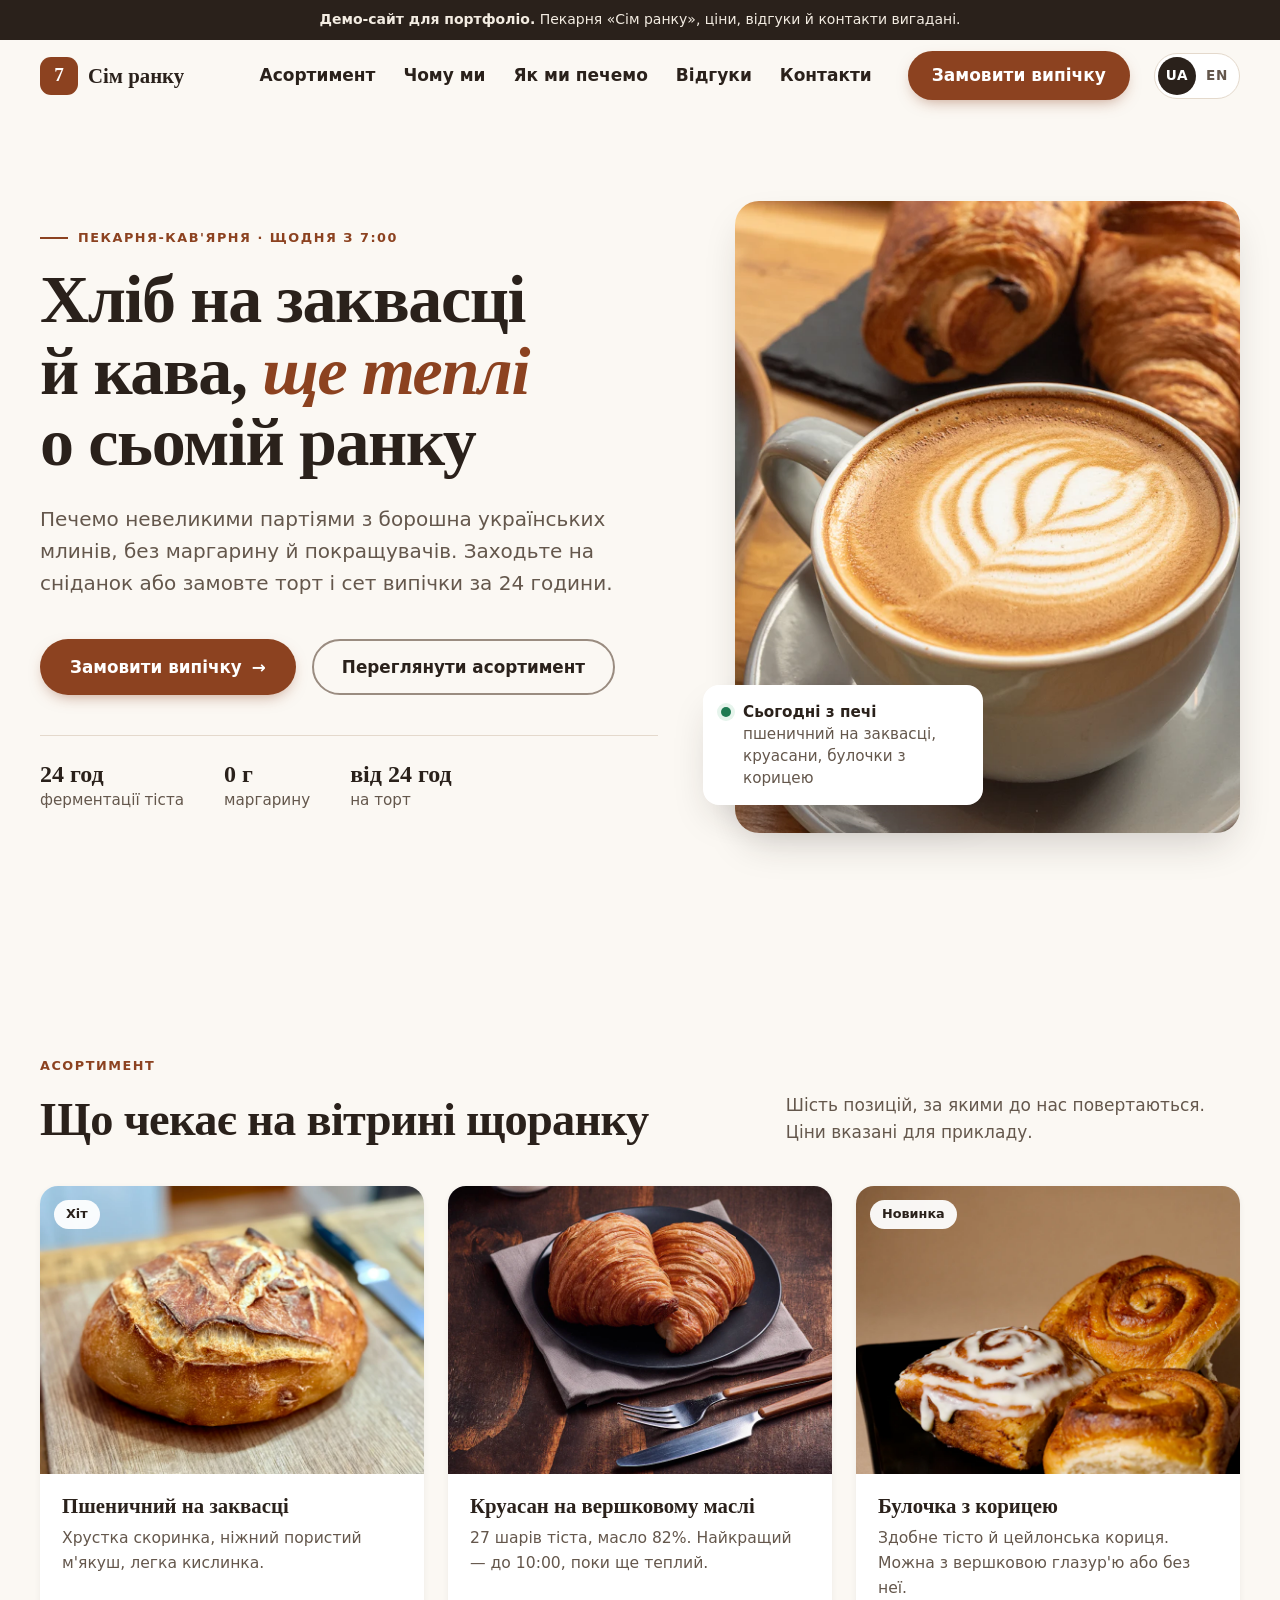
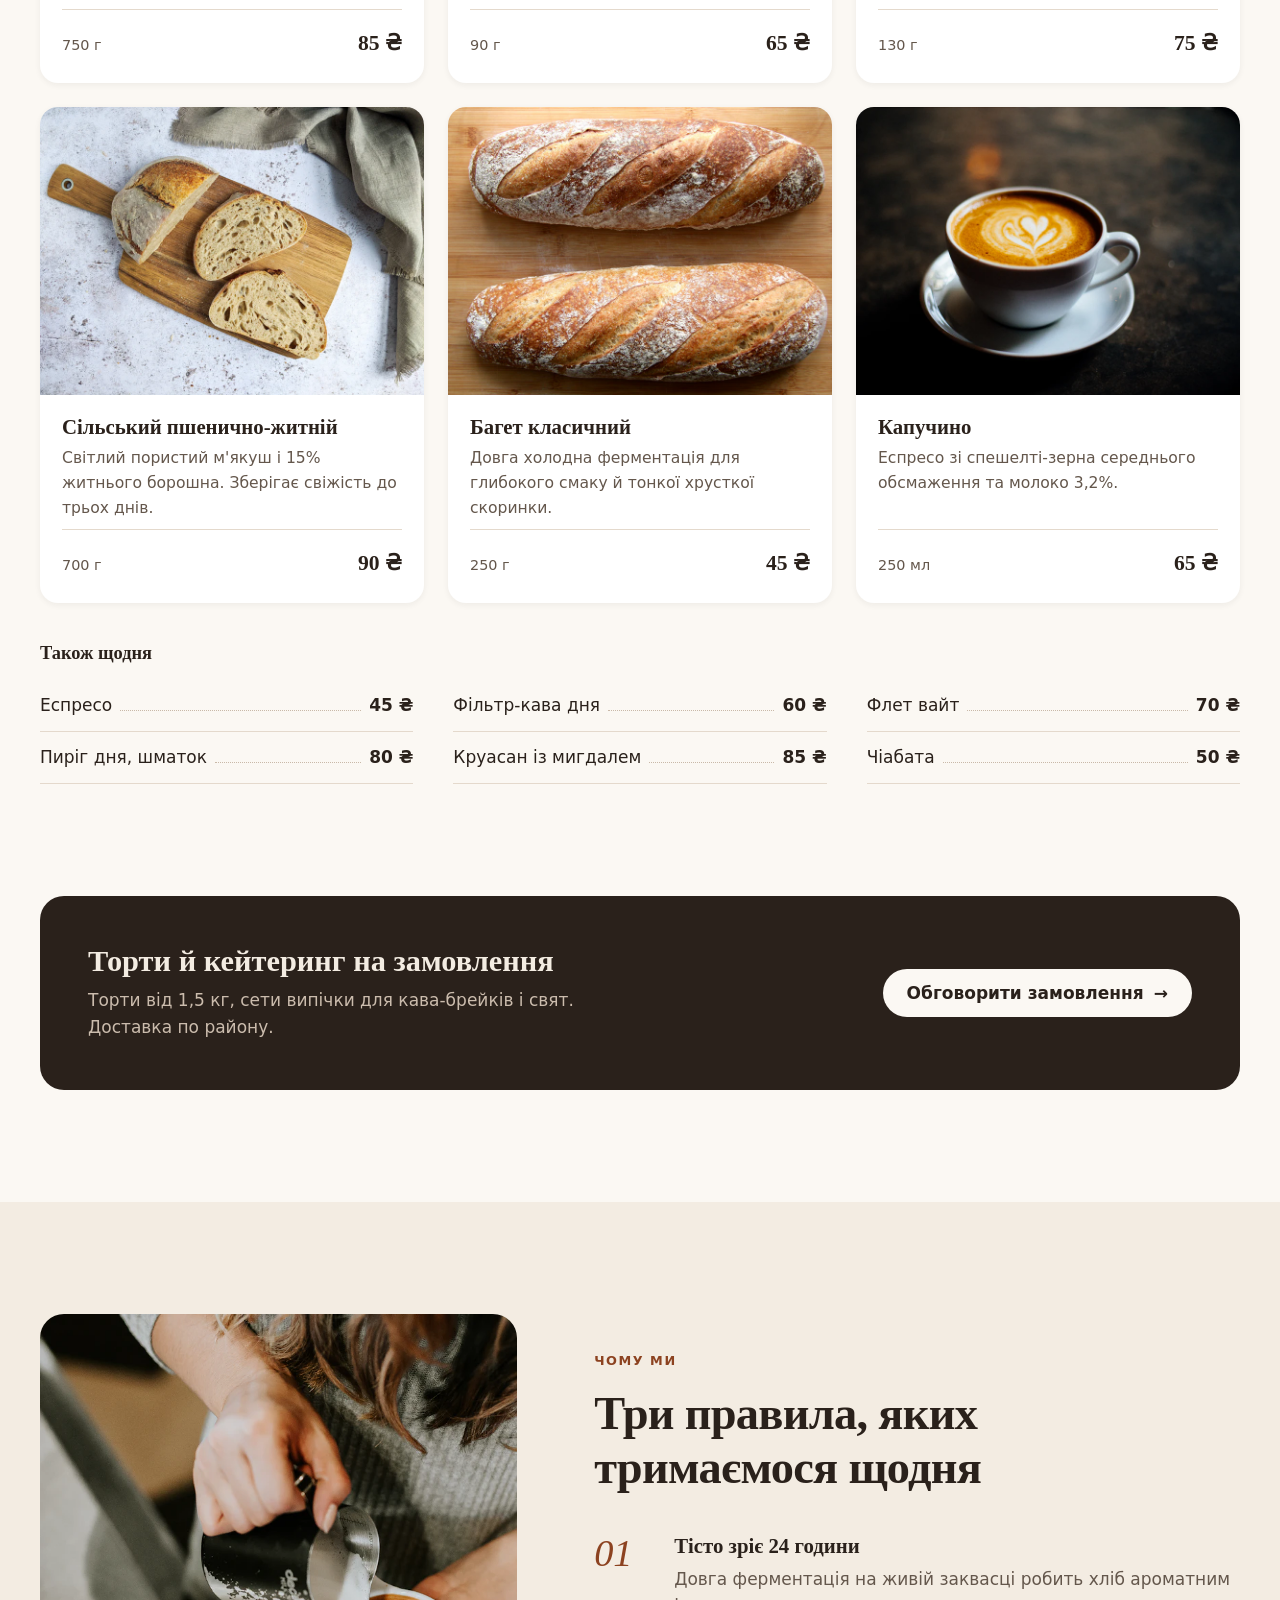
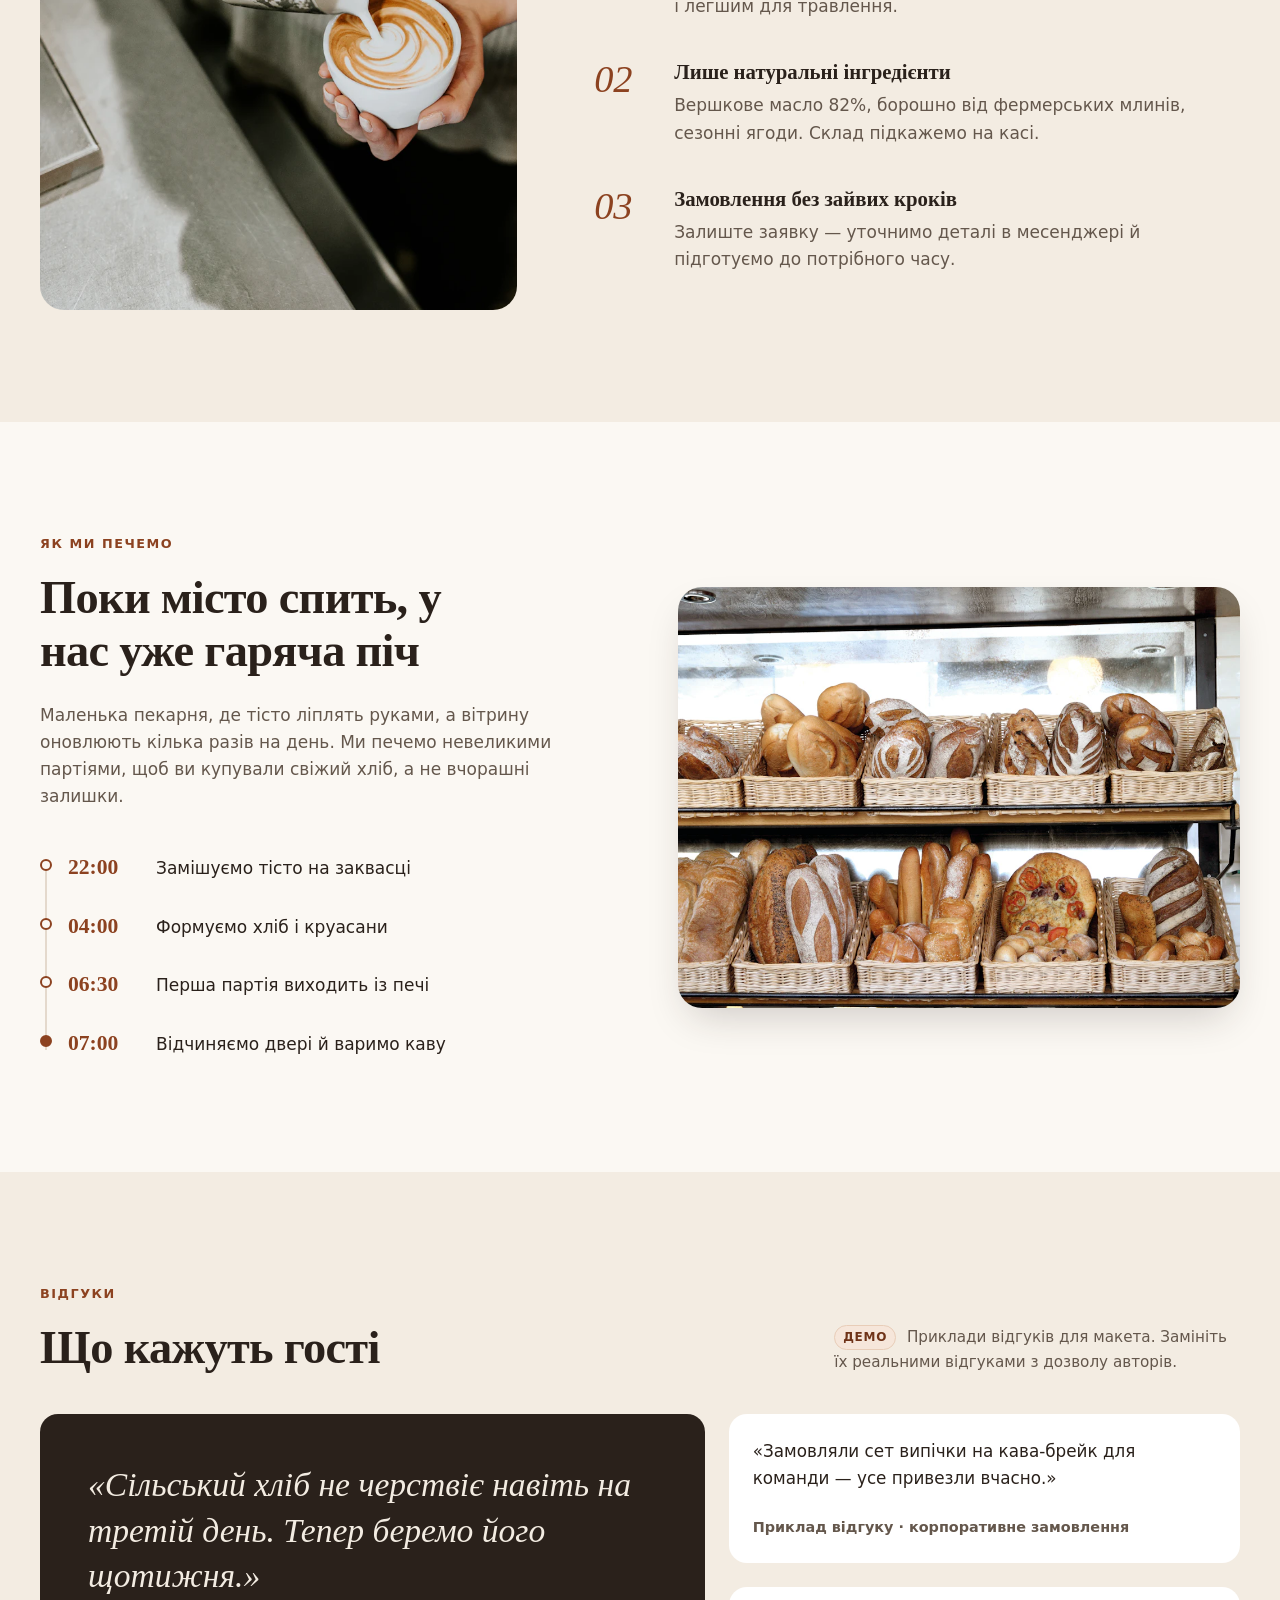
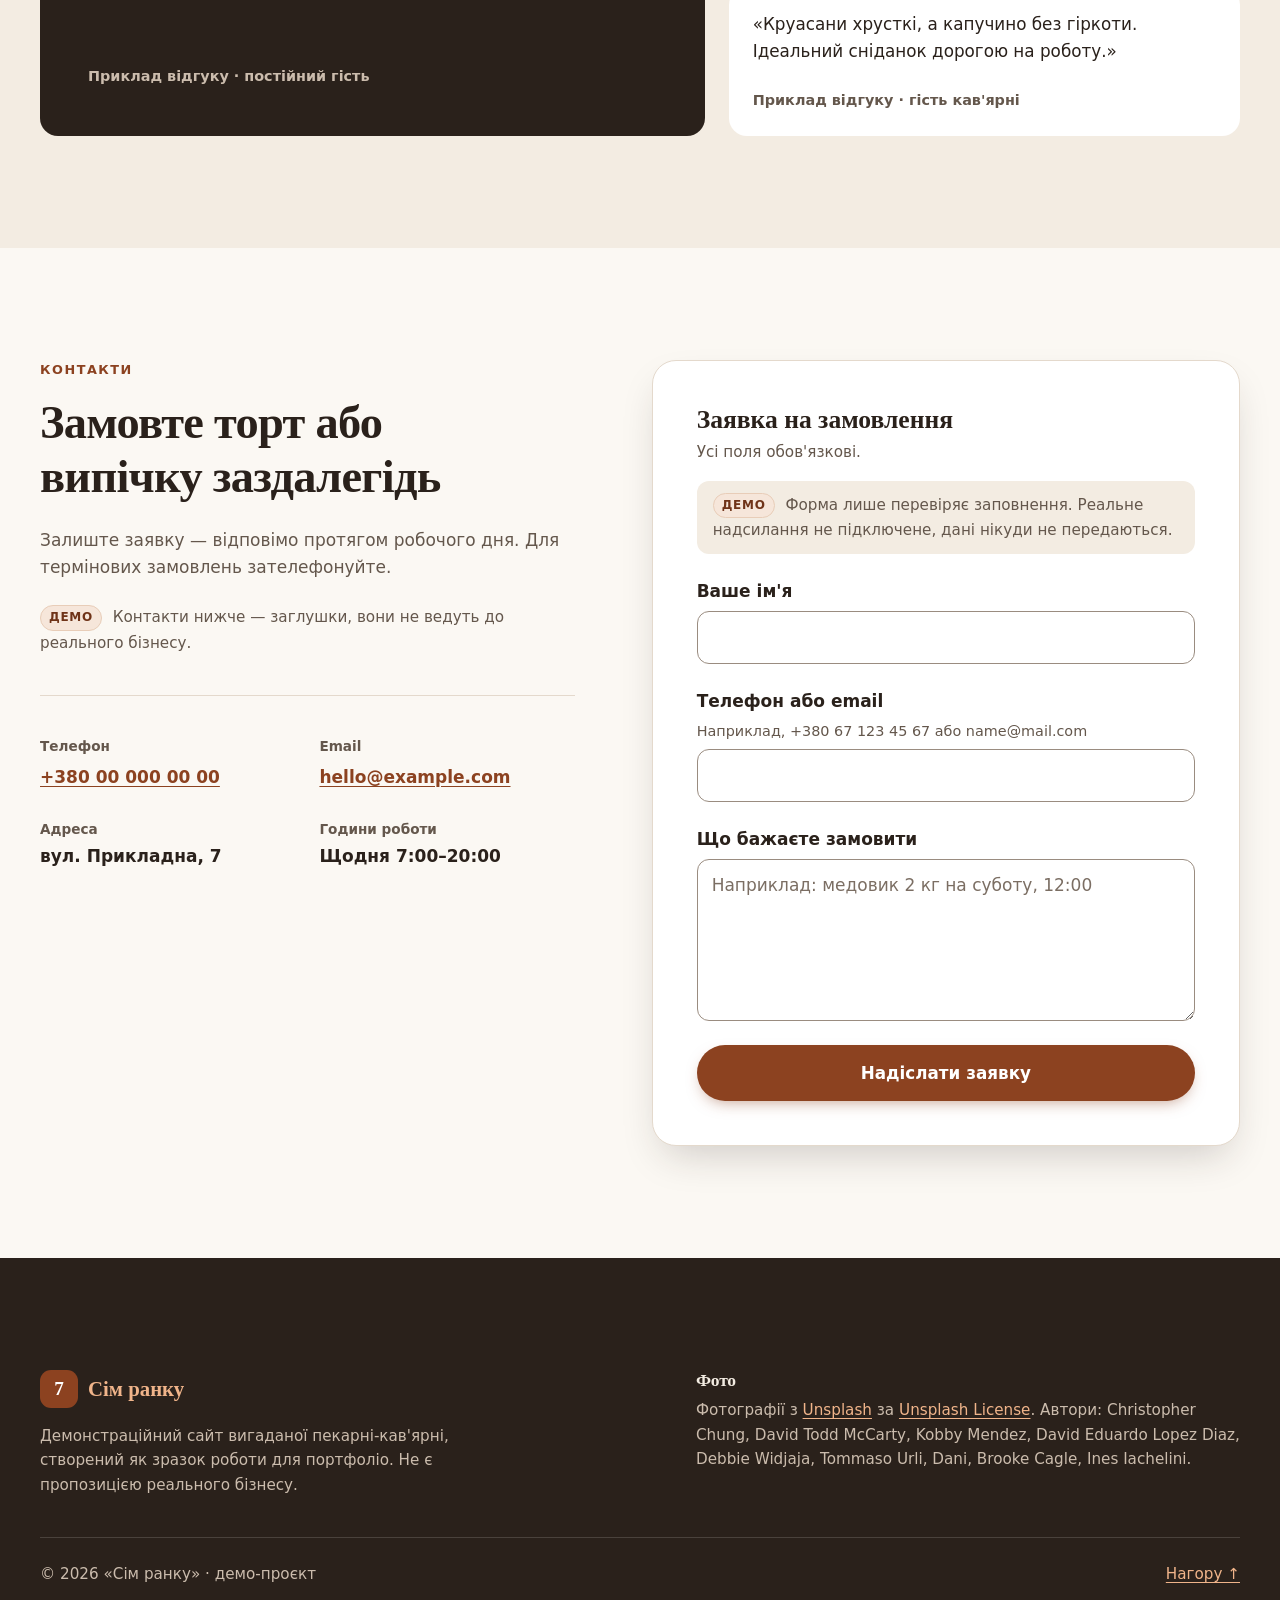
<file: index.html>
<!DOCTYPE html>
<html lang="uk">
  <head>
    <meta charset="UTF-8" />
    <meta name="viewport" content="width=device-width, initial-scale=1.0" />
    <title>«Сім ранку» — пекарня-кав'ярня (демо-сайт)</title>
    <meta
      name="description"
      content="Демонстраційний сайт вигаданої пекарні-кав'ярні «Сім ранку»: хліб на заквасці, випічка, кава та замовлення тортів. Зразок роботи для портфоліо."
    />
    <!-- Демо-сайт вигаданого бізнесу: не індексуємо, щоб не вводити в оману пошукові системи -->
    <meta name="robots" content="noindex" />
    <meta name="theme-color" content="#fbf8f3" />
    <meta property="og:type" content="website" />
    <meta property="og:locale" content="uk_UA" />
    <meta property="og:title" content="«Сім ранку» — пекарня-кав'ярня (демо-сайт)" />
    <meta
      property="og:description"
      content="Зразок односторінкового сайту для пекарні-кав'ярні: асортимент, переваги та форма замовлення."
    />
    <!-- Соцмережі читають лише повні адреси; при переносі на інший домен замініть обидва значення -->
    <meta property="og:url" content="https://codebyalex22.github.io/sim-ranku-demo/" />
    <meta property="og:image" content="https://codebyalex22.github.io/sim-ranku-demo/images/og-cover.jpg" />
    <meta property="og:image:type" content="image/jpeg" />
    <meta property="og:image:width" content="1200" />
    <meta property="og:image:height" content="630" />
    <meta property="og:image:alt" content="Капучино з латте-артом і круасани на дерев'яному столі" />
    <meta name="twitter:card" content="summary_large_image" />
    <link rel="alternate" hreflang="uk" href="https://codebyalex22.github.io/sim-ranku-demo/" />
    <link rel="alternate" hreflang="en" href="https://codebyalex22.github.io/sim-ranku-demo/en/" />
    <link
      rel="icon"
      href="data:image/svg+xml,%3Csvg xmlns='http://www.w3.org/2000/svg' viewBox='0 0 32 32'%3E%3Crect width='32' height='32' rx='8' fill='%238c4220'/%3E%3Ctext x='16' y='22' font-family='Georgia' font-size='18' font-weight='700' fill='white' text-anchor='middle'%3E7%3C/text%3E%3C/svg%3E"
    />
    <link
      rel="preload"
      as="image"
      href="images/hero-coffee-croissants-1280.webp"
      imagesrcset="images/hero-coffee-croissants-720.webp 720w, images/hero-coffee-croissants-1280.webp 1280w"
      imagesizes="(min-width: 1024px) min(40vw, 504px), calc(100vw - 40px)"
    />
    <link rel="stylesheet" href="style.css?v=2" />
    <script>
      // Анімація появи вмикається, лише якщо script.js справді запустився.
      // Якщо він не завантажився або впав, через 2 с увесь вміст показується без анімації.
      document.documentElement.classList.add("js");
      window.setTimeout(function () {
        if (!document.documentElement.hasAttribute("data-ready")) {
          document.documentElement.classList.remove("js");
        }
      }, 2000);
    </script>
  </head>
  <body>
    <a class="skip-link" href="#main">Перейти до основного вмісту</a>

    <p class="demo-bar">
      <strong>Демо-сайт для портфоліо.</strong>
      Пекарня «Сім ранку», ціни, відгуки й контакти вигадані.
    </p>

    <header class="site-header">
      <div class="container site-header__inner">
        <a class="logo" href="#top" aria-label="Сім ранку — на початок сторінки">
          <span class="logo__mark" aria-hidden="true">7</span>
          <span class="logo__text">Сім ранку</span>
        </a>

        <nav id="site-nav" class="site-nav" aria-label="Основна навігація">
          <ul class="site-nav__list">
            <li><a href="#menu">Асортимент</a></li>
            <li><a href="#why">Чому ми</a></li>
            <li><a href="#about">Як ми печемо</a></li>
            <li><a href="#reviews">Відгуки</a></li>
            <li><a href="#contacts">Контакти</a></li>
          </ul>
          <a class="button button--primary site-nav__cta" href="#order">Замовити випічку</a>
          <p class="site-nav__meta">Щодня 7:00–20:00 · вул. Прикладна, 7</p>
        </nav>

        <nav class="lang-switch" aria-label="Мова сайту">
          <a href="./" lang="uk" hreflang="uk" aria-current="page"><span aria-hidden="true">UA</span><span class="sr-only">Українська</span></a>
          <a href="en/" lang="en" hreflang="en"><span aria-hidden="true">EN</span><span class="sr-only">English</span></a>
        </nav>

        <button
          class="menu-toggle"
          type="button"
          aria-expanded="false"
          aria-controls="site-nav"
        >
          <span class="menu-toggle__icon" aria-hidden="true"></span>
          <span class="menu-toggle__label">Меню</span>
        </button>
      </div>
    </header>

    <main id="main" tabindex="-1">
      <section id="top" class="hero" aria-labelledby="hero-title">
        <div class="container hero__inner">
          <div class="hero__content">
            <p class="eyebrow hero__eyebrow" data-intro>Пекарня-кав'ярня · щодня з 7:00</p>
            <h1 id="hero-title" data-intro style="--delay: 80ms">
              Хліб на заквасці й&nbsp;кава, <em>ще теплі</em> о&nbsp;сьомій ранку
            </h1>
            <p class="hero__lead" data-intro style="--delay: 160ms">
              Печемо невеликими партіями з борошна українських млинів, без маргарину й
              покращувачів. Заходьте на сніданок або замовте торт і сет випічки за 24 години.
            </p>
            <div class="hero__actions" data-intro style="--delay: 240ms">
              <a class="button button--primary button--large" href="#order">
                Замовити випічку
                <span class="button__arrow" aria-hidden="true">→</span>
              </a>
              <a class="button button--ghost button--large" href="#menu">Переглянути асортимент</a>
            </div>
            <ul class="hero__points" data-intro style="--delay: 320ms">
              <li><strong>24 год</strong> ферментації тіста</li>
              <li><strong>0 г</strong> маргарину</li>
              <li><strong>від 24 год</strong> на торт</li>
            </ul>
          </div>

          <div class="hero__media" data-intro="fade" style="--delay: 120ms">
            <img
              class="hero__image"
              src="images/hero-coffee-croissants-1280.webp"
              srcset="images/hero-coffee-croissants-720.webp 720w, images/hero-coffee-croissants-1280.webp 1280w"
              sizes="(min-width: 1024px) min(40vw, 504px), calc(100vw - 40px)"
              width="1280"
              height="1530"
              alt="Капучино з латте-артом поруч із круасанами та шоколадною випічкою"
              fetchpriority="high"
            />
            <div class="hero__badge">
              <span class="hero__badge-dot" aria-hidden="true"></span>
              <span>
                <strong>Сьогодні з печі</strong>
                пшеничний на заквасці, круасани, булочки з корицею
              </span>
            </div>
          </div>
        </div>
      </section>

      <section id="menu" class="section" aria-labelledby="menu-title">
        <div class="container">
          <div class="section__header section__header--split">
            <div>
              <p class="eyebrow">Асортимент</p>
              <h2 id="menu-title">Що чекає на вітрині щоранку</h2>
            </div>
            <p class="section__lead">
              Шість позицій, за якими до нас повертаються. Ціни вказані для прикладу.
            </p>
          </div>

          <ul class="products">
            <li class="product" data-reveal>
              <div class="product__media">
                <img src="images/sourdough-loaf.webp" width="800" height="600" loading="lazy" decoding="async" alt="Круглий хліб на заквасці з хрусткою скоринкою на дерев'яній дошці" />
                <span class="product__tag">Хіт</span>
              </div>
              <div class="product__body">
                <h3>Пшеничний на заквасці</h3>
                <p>Хрустка скоринка, ніжний пористий м'якуш, легка кислинка.</p>
                <p class="product__meta"><span>750 г</span><span class="price">85 ₴</span></p>
              </div>
            </li>
            <li class="product" data-reveal style="--delay: 80ms">
              <div class="product__media">
                <img src="images/croissants.webp" width="800" height="600" loading="lazy" decoding="async" alt="Два шаруватих круасани на темній тарілці" />
              </div>
              <div class="product__body">
                <h3>Круасан на вершковому маслі</h3>
                <p>27 шарів тіста, масло 82%. Найкращий — до 10:00, поки ще теплий.</p>
                <p class="product__meta"><span>90 г</span><span class="price">65 ₴</span></p>
              </div>
            </li>
            <li class="product" data-reveal style="--delay: 160ms">
              <div class="product__media">
                <img src="images/cinnamon-rolls.webp" width="800" height="600" loading="lazy" decoding="async" alt="Три булочки з корицею, одна з них під вершковою глазур'ю" />
                <span class="product__tag">Новинка</span>
              </div>
              <div class="product__body">
                <h3>Булочка з корицею</h3>
                <p>Здобне тісто й цейлонська кориця. Можна з вершковою глазур'ю або без неї.</p>
                <p class="product__meta"><span>130 г</span><span class="price">75 ₴</span></p>
              </div>
            </li>
            <li class="product" data-reveal>
              <div class="product__media">
                <img src="images/rye-bread-sliced.webp" width="800" height="600" loading="lazy" decoding="async" alt="Нарізаний сільський хліб зі світлим пористим м'якушем на дерев'яній дошці" />
              </div>
              <div class="product__body">
                <h3>Сільський пшенично-житній</h3>
                <p>Світлий пористий м'якуш і 15% житнього борошна. Зберігає свіжість до трьох днів.</p>
                <p class="product__meta"><span>700 г</span><span class="price">90 ₴</span></p>
              </div>
            </li>
            <li class="product" data-reveal style="--delay: 80ms">
              <div class="product__media">
                <img src="images/baguettes.webp" width="800" height="600" loading="lazy" decoding="async" alt="Два рум'яних багети з надрізами, присипані борошном, на дерев'яній дошці" />
              </div>
              <div class="product__body">
                <h3>Багет класичний</h3>
                <p>Довга холодна ферментація для глибокого смаку й тонкої хрусткої скоринки.</p>
                <p class="product__meta"><span>250 г</span><span class="price">45 ₴</span></p>
              </div>
            </li>
            <li class="product" data-reveal style="--delay: 160ms">
              <div class="product__media">
                <img src="images/cappuccino.webp" width="800" height="600" loading="lazy" decoding="async" alt="Капучино з латте-артом у білій чашці на темному столі" />
              </div>
              <div class="product__body">
                <h3>Капучино</h3>
                <p>Еспресо зі спешелті-зерна середнього обсмаження та молоко 3,2%.</p>
                <p class="product__meta"><span>250 мл</span><span class="price">65 ₴</span></p>
              </div>
            </li>
          </ul>

          <div class="menu-extra" data-reveal>
            <h3>Також щодня</h3>
            <ul class="menu-extra__list">
              <li><span>Еспресо</span><span class="price">45 ₴</span></li>
              <li><span>Фільтр-кава дня</span><span class="price">60 ₴</span></li>
              <li><span>Флет вайт</span><span class="price">70 ₴</span></li>
              <li><span>Пиріг дня, шматок</span><span class="price">80 ₴</span></li>
              <li><span>Круасан із мигдалем</span><span class="price">85 ₴</span></li>
              <li><span>Чіабата</span><span class="price">50 ₴</span></li>
            </ul>
          </div>

          <div class="order-strip" data-reveal>
            <div>
              <h3>Торти й кейтеринг на замовлення</h3>
              <p>Торти від 1,5 кг, сети випічки для кава-брейків і свят. Доставка по району.</p>
            </div>
            <a class="button button--light" href="#order">
              Обговорити замовлення
              <span class="button__arrow" aria-hidden="true">→</span>
            </a>
          </div>
        </div>
      </section>

      <section id="why" class="section section--alt" aria-labelledby="why-title">
        <div class="container why">
          <figure class="why__media" data-reveal="fade">
            <img src="images/barista-latte-art.webp" width="700" height="875" loading="lazy" decoding="async" alt="Бариста наливає молоко в чашку, малюючи латте-арт" />
          </figure>
          <div>
            <div class="section__header">
              <p class="eyebrow">Чому ми</p>
              <h2 id="why-title">Три правила, яких тримаємося щодня</h2>
            </div>
            <ol class="benefits">
              <li class="benefit" data-reveal>
                <h3>Тісто зріє 24 години</h3>
                <p>Довга ферментація на живій заквасці робить хліб ароматним і легшим для травлення.</p>
              </li>
              <li class="benefit" data-reveal style="--delay: 80ms">
                <h3>Лише натуральні інгредієнти</h3>
                <p>Вершкове масло 82%, борошно від фермерських млинів, сезонні ягоди. Склад підкажемо на касі.</p>
              </li>
              <li class="benefit" data-reveal style="--delay: 160ms">
                <h3>Замовлення без зайвих кроків</h3>
                <p>Залиште заявку — уточнимо деталі в месенджері й підготуємо до потрібного часу.</p>
              </li>
            </ol>
          </div>
        </div>
      </section>

      <section id="about" class="section" aria-labelledby="about-title">
        <div class="container about">
          <div class="about__text">
            <p class="eyebrow">Як ми печемо</p>
            <h2 id="about-title">Поки місто спить, у нас уже гаряча піч</h2>
            <p>
              Маленька пекарня, де тісто ліплять руками, а вітрину оновлюють кілька разів на
              день. Ми печемо невеликими партіями, щоб ви купували свіжий хліб, а не вчорашні
              залишки.
            </p>
            <ol class="timeline">
              <li><time>22:00</time><span>Замішуємо тісто на заквасці</span></li>
              <li><time>04:00</time><span>Формуємо хліб і круасани</span></li>
              <li><time>06:30</time><span>Перша партія виходить із печі</span></li>
              <li><time>07:00</time><span>Відчиняємо двері й варимо каву</span></li>
            </ol>
          </div>
          <figure class="about__media" data-reveal="fade">
            <img src="images/bakery-shelves.webp" width="1000" height="750" loading="lazy" decoding="async" alt="Полиці з плетеними кошиками, повними свіжого хліба й булочок" />
          </figure>
        </div>
      </section>

      <section id="reviews" class="section section--alt" aria-labelledby="reviews-title">
        <div class="container">
          <div class="section__header section__header--split">
            <div>
              <p class="eyebrow">Відгуки</p>
              <h2 id="reviews-title">Що кажуть гості</h2>
            </div>
            <p class="section__lead demo-note">
              <span class="demo-label">Демо</span>
              Приклади відгуків для макета. Замініть їх реальними відгуками з дозволу авторів.
            </p>
          </div>

          <div class="reviews">
            <figure class="review review--featured" data-reveal>
              <blockquote>
                <p>«Сільський хліб не черствіє навіть на третій день. Тепер беремо його щотижня.»</p>
              </blockquote>
              <figcaption>Приклад відгуку · постійний гість</figcaption>
            </figure>
            <figure class="review" data-reveal style="--delay: 80ms">
              <blockquote>
                <p>«Замовляли сет випічки на кава-брейк для команди — усе привезли вчасно.»</p>
              </blockquote>
              <figcaption>Приклад відгуку · корпоративне замовлення</figcaption>
            </figure>
            <figure class="review" data-reveal style="--delay: 160ms">
              <blockquote>
                <p>«Круасани хрусткі, а капучино без гіркоти. Ідеальний сніданок дорогою на роботу.»</p>
              </blockquote>
              <figcaption>Приклад відгуку · гість кав'ярні</figcaption>
            </figure>
          </div>
        </div>
      </section>

      <section id="contacts" class="section" aria-labelledby="contacts-title">
        <div class="container contact">
          <div class="contact__details">
            <p class="eyebrow">Контакти</p>
            <h2 id="contacts-title">Замовте торт або випічку заздалегідь</h2>
            <p>
              Залиште заявку — відповімо протягом робочого дня. Для термінових замовлень
              зателефонуйте.
            </p>
            <p class="demo-note">
              <span class="demo-label">Демо</span>
              Контакти нижче — заглушки, вони не ведуть до реального бізнесу.
            </p>
            <dl class="contact-list">
              <div>
                <dt>Телефон</dt>
                <dd><a href="tel:+380000000000">+380 00 000 00 00</a></dd>
              </div>
              <div>
                <dt>Email</dt>
                <dd><a href="mailto:hello@example.com">hello@example.com</a></dd>
              </div>
              <div>
                <dt>Адреса</dt>
                <dd>вул. Прикладна, 7</dd>
              </div>
              <div>
                <dt>Години роботи</dt>
                <dd>Щодня 7:00–20:00</dd>
              </div>
            </dl>
          </div>

          <div id="order" class="form-panel" tabindex="-1" data-reveal>
            <h3 id="form-title">Заявка на замовлення</h3>
            <p class="form-panel__hint">Усі поля обов'язкові.</p>
            <p class="demo-note form-panel__demo">
              <span class="demo-label">Демо</span>
              Форма лише перевіряє заповнення. Реальне надсилання не підключене, дані нікуди не передаються.
            </p>

            <!--
              data-endpoint: URL серверного обробника форми (POST, JSON).
              Поки він порожній, форма працює в демо-режимі й нічого не надсилає.
              Поля вимкнені в HTML і вмикаються з script.js, тому без JavaScript
              форму неможливо відправити (і дані не потраплять в адресу сторінки).
            -->
            <form
              id="contact-form"
              class="contact-form"
              aria-labelledby="form-title"
              method="post"
              action="#order"
              data-endpoint=""
              novalidate
            >
              <noscript>
                <p class="form-status form-status--info">
                  Це демонстраційний сайт: реальні заявки тут не надсилаються. Без JavaScript форма вимкнена, а з ним лише перевіряє заповнення полів.
                </p>
              </noscript>
              <fieldset class="contact-form__fields" disabled>
                <legend class="sr-only">Дані заявки</legend>
              <div class="field">
                <label for="name">Ваше ім'я</label>
                <input
                  id="name"
                  name="name"
                  type="text"
                  autocomplete="name"
                  maxlength="60"
                  required
                  aria-describedby="name-error"
                />
                <p id="name-error" class="field__error" hidden></p>
              </div>

              <div class="field">
                <label for="contact">Телефон або email</label>
                <p id="contact-hint" class="field__hint">
                  Наприклад, +380 67 123 45 67 або name@mail.com
                </p>
                <input
                  id="contact"
                  name="contact"
                  type="text"
                  autocomplete="email"
                  maxlength="100"
                  required
                  aria-describedby="contact-hint contact-error"
                />
                <p id="contact-error" class="field__error" hidden></p>
              </div>

              <div class="field">
                <label for="message">Що бажаєте замовити</label>
                <textarea
                  id="message"
                  name="message"
                  rows="5"
                  maxlength="1000"
                  placeholder="Наприклад: медовик 2 кг на суботу, 12:00"
                  required
                  aria-describedby="message-error"
                ></textarea>
                <p id="message-error" class="field__error" hidden></p>
              </div>

              <button class="button button--primary button--large button--block" type="submit">
                <span class="spinner" aria-hidden="true"></span>
                <span class="button__label">Надіслати заявку</span>
              </button>

              </fieldset>

              <div id="form-status" class="form-status" role="status" aria-live="polite" hidden></div>
            </form>
          </div>
        </div>
      </section>
    </main>

    <footer class="site-footer">
      <div class="container site-footer__inner">
        <div class="site-footer__brand">
          <a class="logo logo--footer" href="#top" aria-label="Сім ранку — на початок сторінки">
            <span class="logo__mark" aria-hidden="true">7</span>
            <span class="logo__text">Сім ранку</span>
          </a>
          <p>
            Демонстраційний сайт вигаданої пекарні-кав'ярні, створений як зразок роботи для
            портфоліо. Не є пропозицією реального бізнесу.
          </p>
        </div>
        <div class="site-footer__credits">
          <h2>Фото</h2>
          <p>
            Фотографії з
            <a href="https://unsplash.com" target="_blank" rel="noopener noreferrer">Unsplash<span class="sr-only"> (у новій вкладці)</span></a>
            за
            <a href="https://unsplash.com/license" target="_blank" rel="noopener noreferrer">Unsplash License<span class="sr-only"> (у новій вкладці)</span></a>.
            Автори: Christopher Chung, David Todd McCarty, Kobby Mendez, David Eduardo Lopez Diaz,
            Debbie Widjaja, Tommaso Urli, Dani, Brooke Cagle, Ines Iachelini.
          </p>
        </div>
      </div>
      <div class="container site-footer__bottom">
        <p>© <span id="year">2026</span> «Сім ранку» · демо-проєкт</p>
        <a href="#top">Нагору ↑</a>
      </div>
    </footer>

    <script src="script.js?v=2" defer></script>
  </body>
</html>
</file>
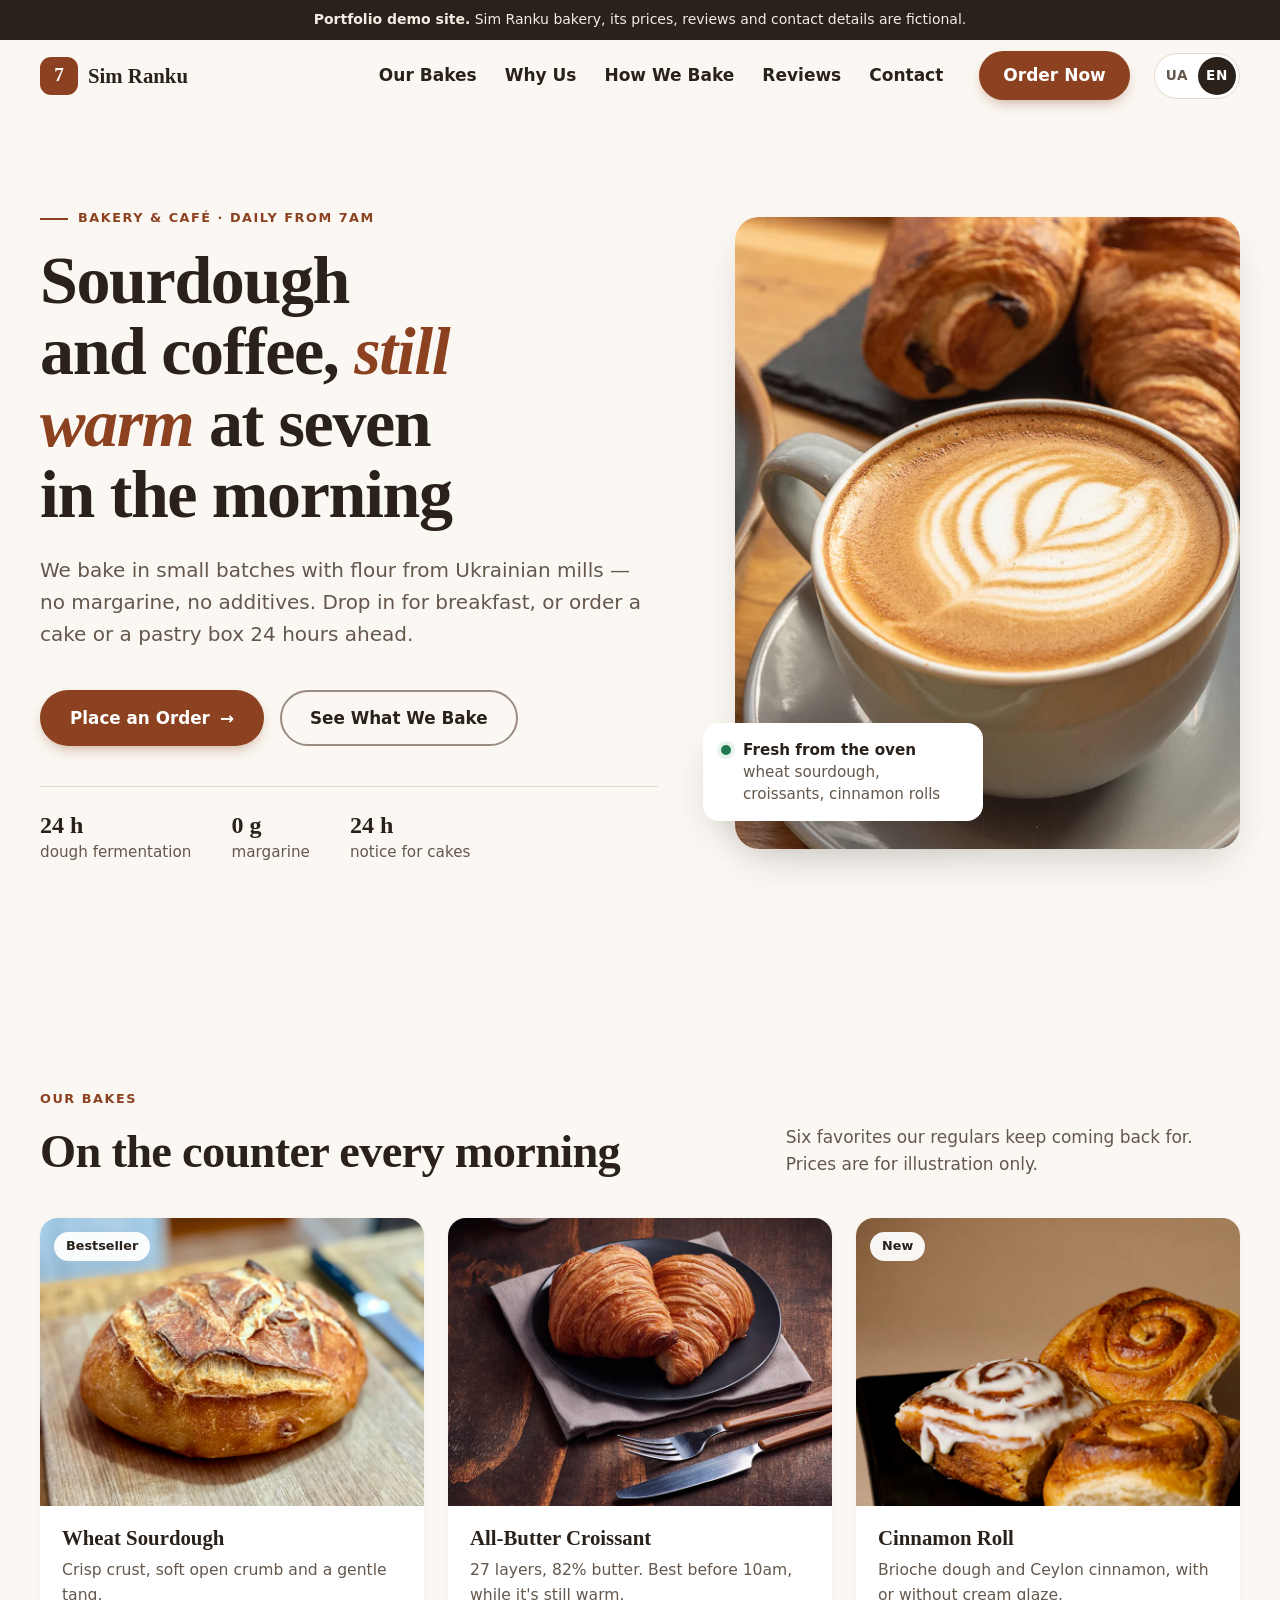
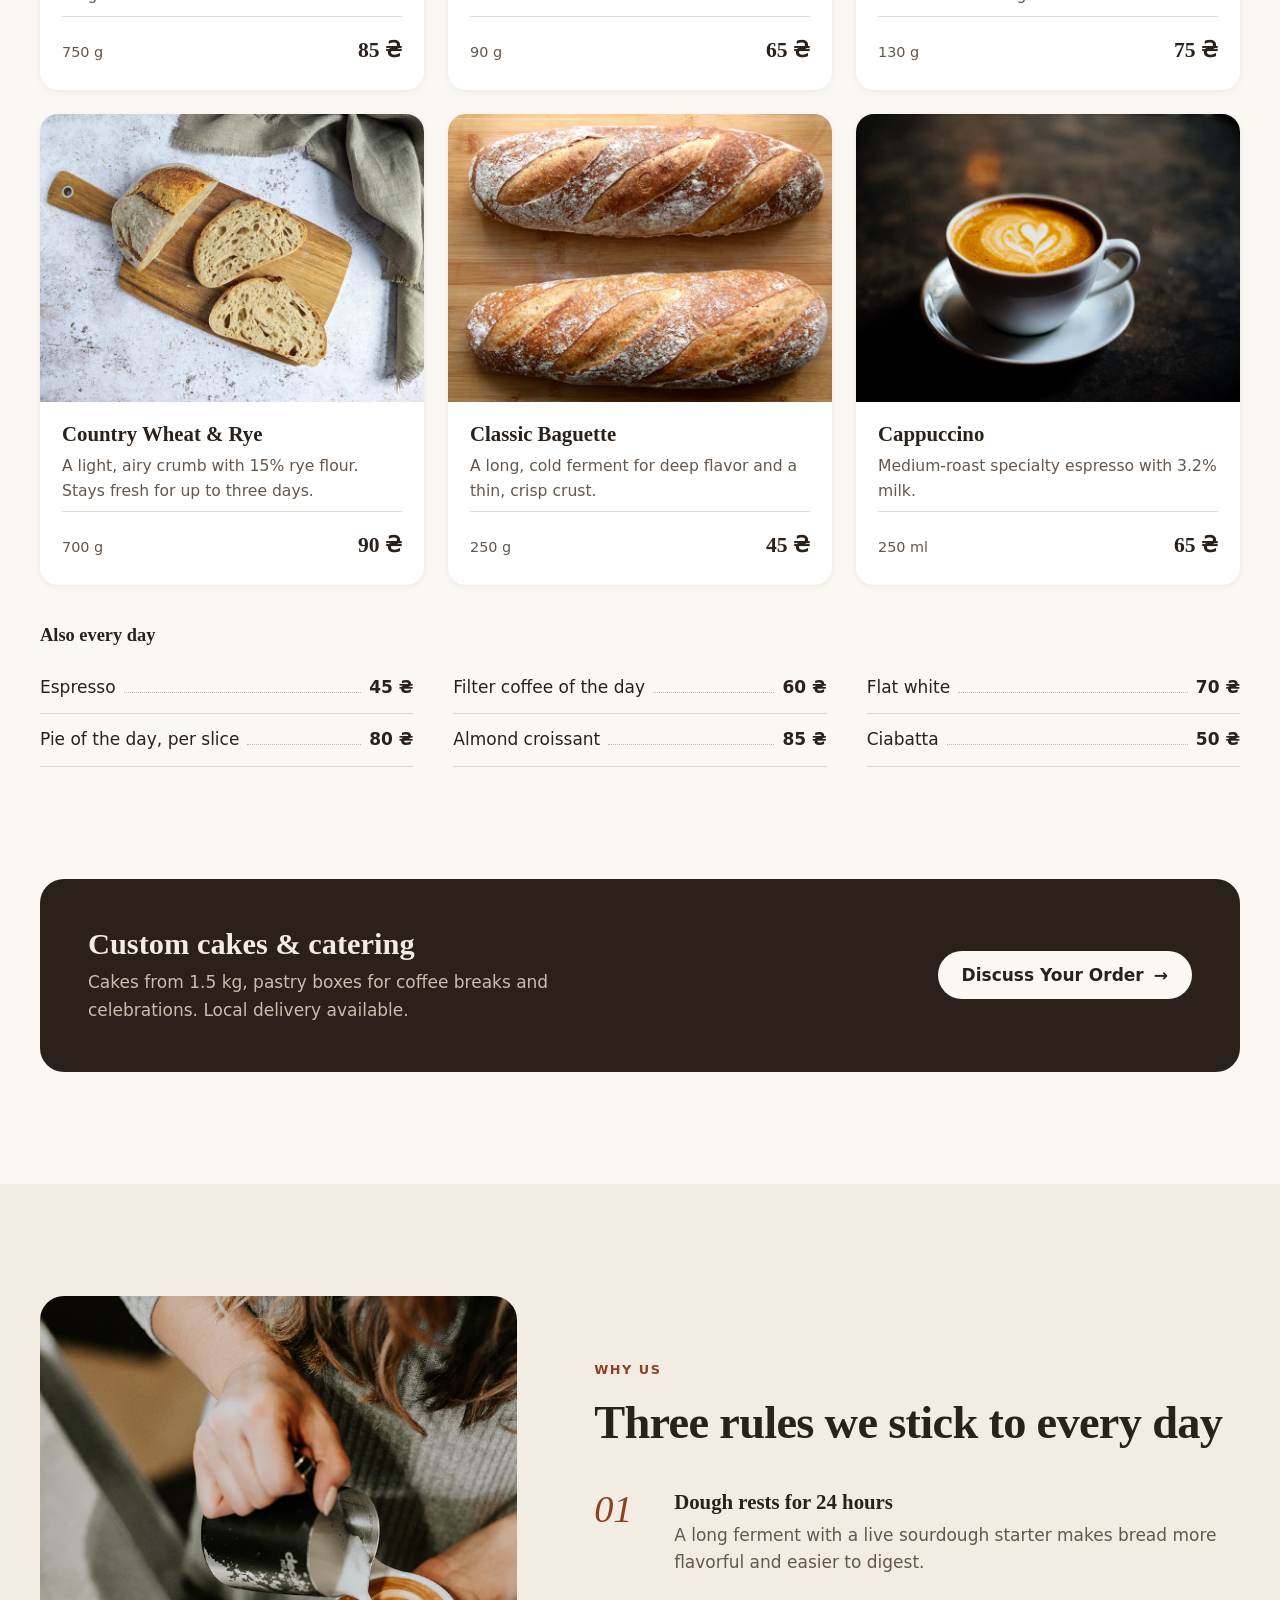
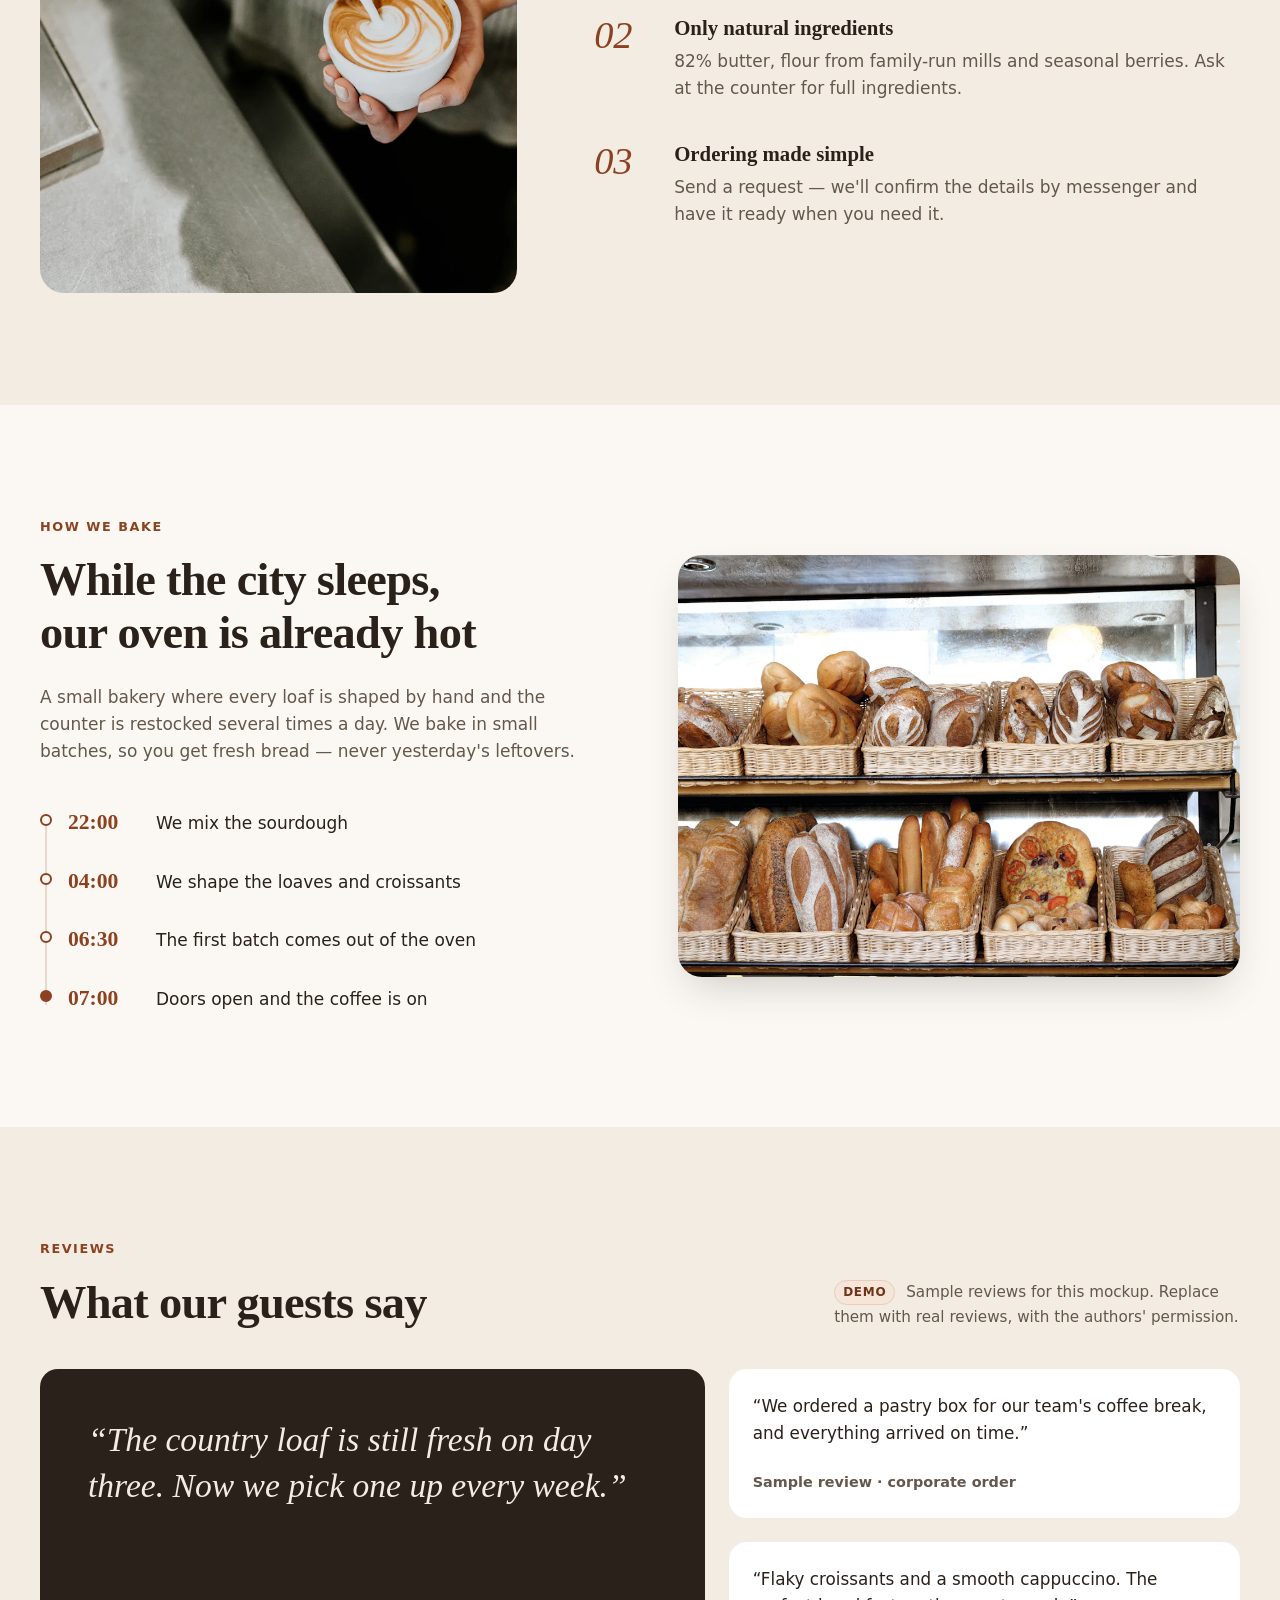
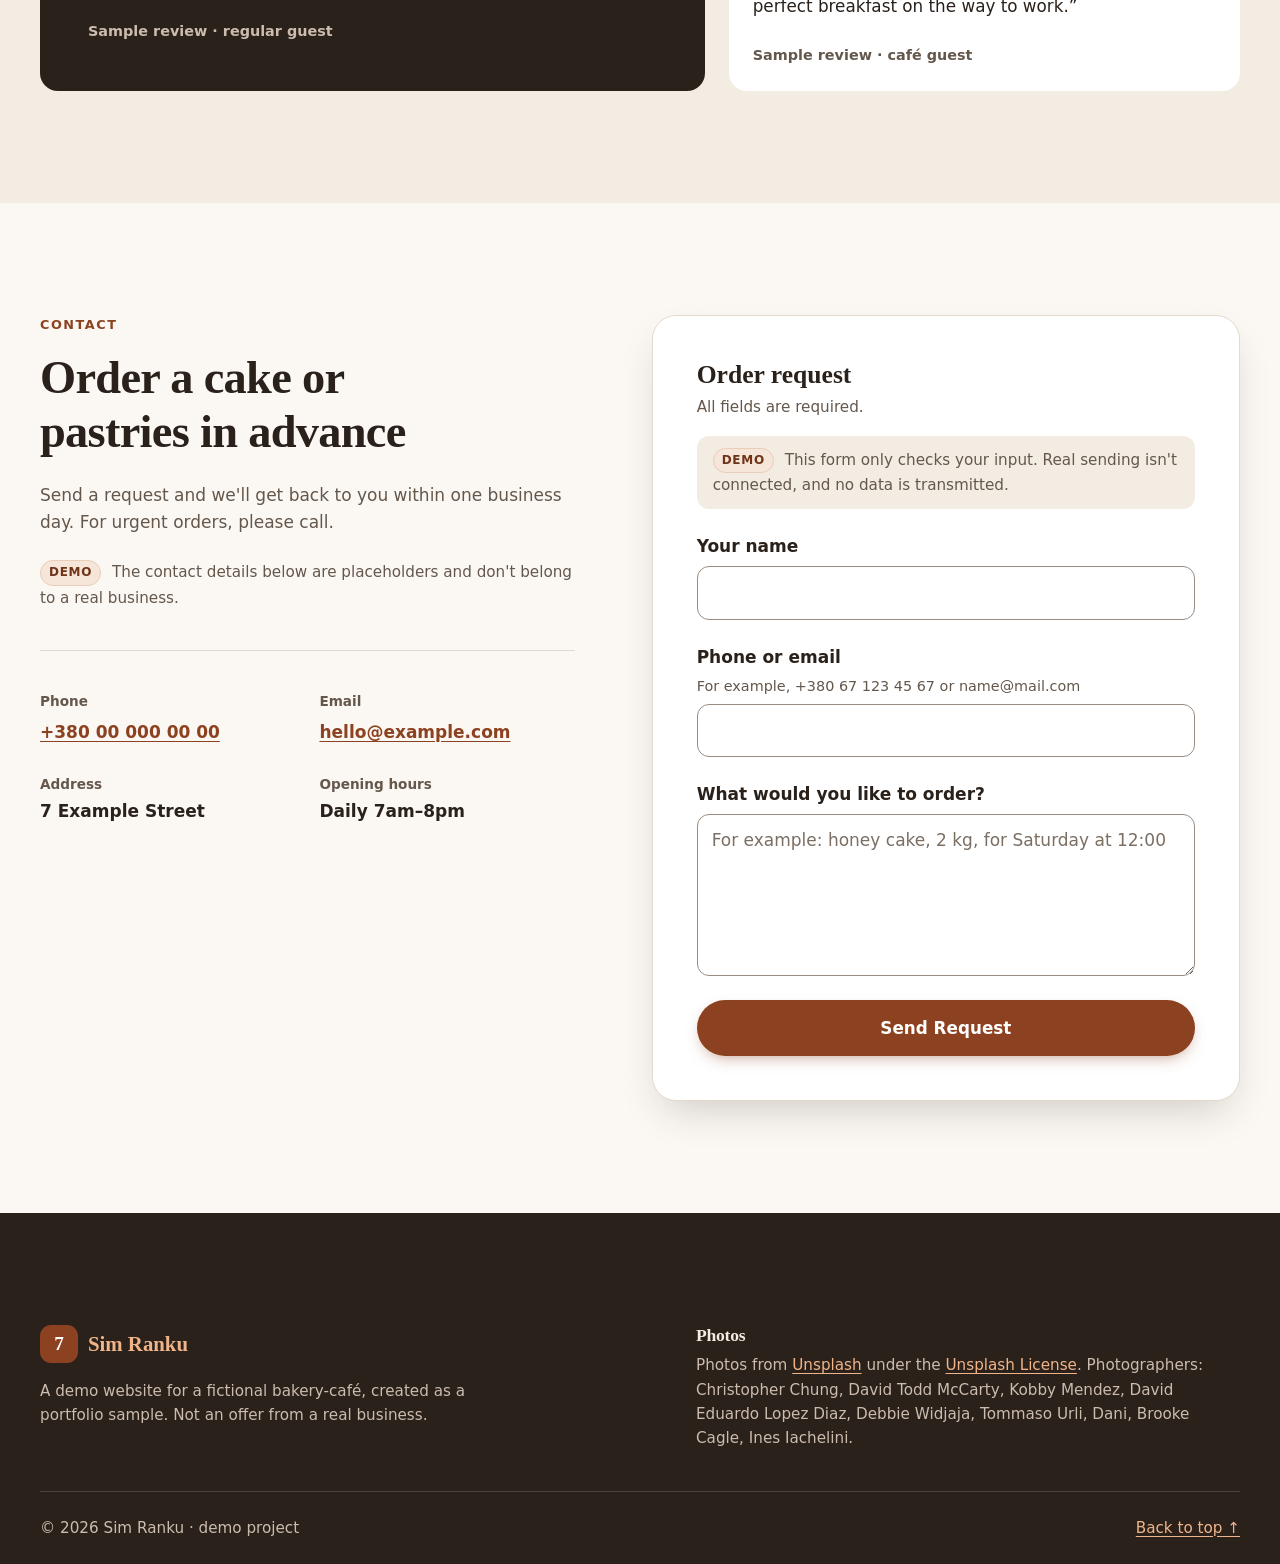
<file: en/index.html>
<!DOCTYPE html>
<html lang="en">
  <head>
    <meta charset="UTF-8" />
    <meta name="viewport" content="width=device-width, initial-scale=1.0" />
    <title>Sim Ranku — Bakery &amp; Café (Demo Site)</title>
    <meta
      name="description"
      content="Demo website for Sim Ranku, a fictional bakery-café: sourdough bread, pastries, coffee and custom cakes. A portfolio sample."
    />
    <!-- Demo site for a fictional business: kept out of search results so it can't mislead anyone -->
    <meta name="robots" content="noindex" />
    <meta name="theme-color" content="#fbf8f3" />
    <meta property="og:type" content="website" />
    <meta property="og:locale" content="en_US" />
    <meta property="og:title" content="Sim Ranku — Bakery &amp; Café (Demo Site)" />
    <meta
      property="og:description"
      content="A one-page website sample for a bakery-café: menu, benefits and an order form."
    />
    <!-- Social networks only read absolute URLs; update both values if the site moves to another domain -->
    <meta property="og:url" content="https://codebyalex22.github.io/sim-ranku-demo/en/" />
    <meta property="og:image" content="https://codebyalex22.github.io/sim-ranku-demo/images/og-cover.jpg" />
    <meta property="og:image:type" content="image/jpeg" />
    <meta property="og:image:width" content="1200" />
    <meta property="og:image:height" content="630" />
    <meta property="og:image:alt" content="Cappuccino with latte art and croissants on a wooden table" />
    <meta name="twitter:card" content="summary_large_image" />
    <link rel="alternate" hreflang="uk" href="https://codebyalex22.github.io/sim-ranku-demo/" />
    <link rel="alternate" hreflang="en" href="https://codebyalex22.github.io/sim-ranku-demo/en/" />
    <link
      rel="icon"
      href="data:image/svg+xml,%3Csvg xmlns='http://www.w3.org/2000/svg' viewBox='0 0 32 32'%3E%3Crect width='32' height='32' rx='8' fill='%238c4220'/%3E%3Ctext x='16' y='22' font-family='Georgia' font-size='18' font-weight='700' fill='white' text-anchor='middle'%3E7%3C/text%3E%3C/svg%3E"
    />
    <link
      rel="preload"
      as="image"
      href="../images/hero-coffee-croissants-1280.webp"
      imagesrcset="../images/hero-coffee-croissants-720.webp 720w, ../images/hero-coffee-croissants-1280.webp 1280w"
      imagesizes="(min-width: 1024px) min(40vw, 504px), calc(100vw - 40px)"
    />
    <link rel="stylesheet" href="../style.css?v=2" />
    <script>
      // Reveal animations switch on only if script.js actually runs.
      // If it fails to load or crashes, all content is shown without animation after 2 s.
      document.documentElement.classList.add("js");
      window.setTimeout(function () {
        if (!document.documentElement.hasAttribute("data-ready")) {
          document.documentElement.classList.remove("js");
        }
      }, 2000);
    </script>
  </head>
  <body>
    <a class="skip-link" href="#main">Skip to main content</a>

    <p class="demo-bar">
      <strong>Portfolio demo site.</strong>
      Sim Ranku bakery, its prices, reviews and contact details are fictional.
    </p>

    <header class="site-header">
      <div class="container site-header__inner">
        <a class="logo" href="#top" aria-label="Sim Ranku — back to top">
          <span class="logo__mark" aria-hidden="true">7</span>
          <span class="logo__text">Sim Ranku</span>
        </a>

        <nav id="site-nav" class="site-nav" aria-label="Main navigation">
          <ul class="site-nav__list">
            <li><a href="#menu">Our Bakes</a></li>
            <li><a href="#why">Why Us</a></li>
            <li><a href="#about">How We Bake</a></li>
            <li><a href="#reviews">Reviews</a></li>
            <li><a href="#contacts">Contact</a></li>
          </ul>
          <a class="button button--primary site-nav__cta" href="#order">Order Now</a>
          <p class="site-nav__meta">Open daily 7am–8pm · 7 Example Street</p>
        </nav>

        <nav class="lang-switch" aria-label="Site language">
          <a href="../" lang="uk" hreflang="uk"><span aria-hidden="true">UA</span><span class="sr-only">Українська</span></a>
          <a href="./" lang="en" hreflang="en" aria-current="page"><span aria-hidden="true">EN</span><span class="sr-only">English</span></a>
        </nav>

        <button
          class="menu-toggle"
          type="button"
          aria-expanded="false"
          aria-controls="site-nav"
        >
          <span class="menu-toggle__icon" aria-hidden="true"></span>
          <span class="menu-toggle__label">Menu</span>
        </button>
      </div>
    </header>

    <main id="main" tabindex="-1">
      <section id="top" class="hero" aria-labelledby="hero-title">
        <div class="container hero__inner">
          <div class="hero__content">
            <p class="eyebrow hero__eyebrow" data-intro>Bakery &amp; café · daily from&nbsp;7am</p>
            <h1 id="hero-title" data-intro style="--delay: 80ms">
              Sourdough and coffee, <em>still warm</em> at&nbsp;seven in the&nbsp;morning
            </h1>
            <p class="hero__lead" data-intro style="--delay: 160ms">
              We bake in small batches with flour from Ukrainian mills — no margarine, no additives.
              Drop in for breakfast, or order a cake or a pastry box 24 hours ahead.
            </p>
            <div class="hero__actions" data-intro style="--delay: 240ms">
              <a class="button button--primary button--large" href="#order">
                Place an Order
                <span class="button__arrow" aria-hidden="true">→</span>
              </a>
              <a class="button button--ghost button--large" href="#menu">See What We Bake</a>
            </div>
            <ul class="hero__points" data-intro style="--delay: 320ms">
              <li><strong>24 h</strong> dough fermentation</li>
              <li><strong>0 g</strong> margarine</li>
              <li><strong>24 h</strong> notice for cakes</li>
            </ul>
          </div>

          <div class="hero__media" data-intro="fade" style="--delay: 120ms">
            <img
              class="hero__image"
              src="../images/hero-coffee-croissants-1280.webp"
              srcset="../images/hero-coffee-croissants-720.webp 720w, ../images/hero-coffee-croissants-1280.webp 1280w"
              sizes="(min-width: 1024px) min(40vw, 504px), calc(100vw - 40px)"
              width="1280"
              height="1530"
              alt="Cappuccino with latte art next to croissants and a chocolate pastry"
              fetchpriority="high"
            />
            <div class="hero__badge">
              <span class="hero__badge-dot" aria-hidden="true"></span>
              <span>
                <strong>Fresh from the oven</strong>
                wheat sourdough, croissants, cinnamon rolls
              </span>
            </div>
          </div>
        </div>
      </section>

      <section id="menu" class="section" aria-labelledby="menu-title">
        <div class="container">
          <div class="section__header section__header--split">
            <div>
              <p class="eyebrow">Our bakes</p>
              <h2 id="menu-title">On the counter every morning</h2>
            </div>
            <p class="section__lead">
              Six favorites our regulars keep coming back for. Prices are for illustration only.
            </p>
          </div>

          <ul class="products">
            <li class="product" data-reveal>
              <div class="product__media">
                <img src="../images/sourdough-loaf.webp" width="800" height="600" loading="lazy" decoding="async" alt="Round sourdough loaf with a crackly crust on a wooden board" />
                <span class="product__tag">Bestseller</span>
              </div>
              <div class="product__body">
                <h3>Wheat Sourdough</h3>
                <p>Crisp crust, soft open crumb and a gentle tang.</p>
                <p class="product__meta"><span>750 g</span><span class="price">85 ₴</span></p>
              </div>
            </li>
            <li class="product" data-reveal style="--delay: 80ms">
              <div class="product__media">
                <img src="../images/croissants.webp" width="800" height="600" loading="lazy" decoding="async" alt="Two flaky croissants on a dark plate" />
              </div>
              <div class="product__body">
                <h3>All-Butter Croissant</h3>
                <p>27 layers, 82% butter. Best before 10am, while it's still warm.</p>
                <p class="product__meta"><span>90 g</span><span class="price">65 ₴</span></p>
              </div>
            </li>
            <li class="product" data-reveal style="--delay: 160ms">
              <div class="product__media">
                <img src="../images/cinnamon-rolls.webp" width="800" height="600" loading="lazy" decoding="async" alt="Three cinnamon rolls, one topped with cream glaze" />
                <span class="product__tag">New</span>
              </div>
              <div class="product__body">
                <h3>Cinnamon Roll</h3>
                <p>Brioche dough and Ceylon cinnamon, with or without cream glaze.</p>
                <p class="product__meta"><span>130 g</span><span class="price">75 ₴</span></p>
              </div>
            </li>
            <li class="product" data-reveal>
              <div class="product__media">
                <img src="../images/rye-bread-sliced.webp" width="800" height="600" loading="lazy" decoding="async" alt="Sliced country loaf with a light, airy crumb on a wooden board" />
              </div>
              <div class="product__body">
                <h3>Country Wheat &amp; Rye</h3>
                <p>A light, airy crumb with 15% rye flour. Stays fresh for up to three days.</p>
                <p class="product__meta"><span>700 g</span><span class="price">90 ₴</span></p>
              </div>
            </li>
            <li class="product" data-reveal style="--delay: 80ms">
              <div class="product__media">
                <img src="../images/baguettes.webp" width="800" height="600" loading="lazy" decoding="async" alt="Two golden, flour-dusted baguettes on a wooden board" />
              </div>
              <div class="product__body">
                <h3>Classic Baguette</h3>
                <p>A long, cold ferment for deep flavor and a thin, crisp crust.</p>
                <p class="product__meta"><span>250 g</span><span class="price">45 ₴</span></p>
              </div>
            </li>
            <li class="product" data-reveal style="--delay: 160ms">
              <div class="product__media">
                <img src="../images/cappuccino.webp" width="800" height="600" loading="lazy" decoding="async" alt="Cappuccino with latte art in a white cup on a dark table" />
              </div>
              <div class="product__body">
                <h3>Cappuccino</h3>
                <p>Medium-roast specialty espresso with 3.2% milk.</p>
                <p class="product__meta"><span>250 ml</span><span class="price">65 ₴</span></p>
              </div>
            </li>
          </ul>

          <div class="menu-extra" data-reveal>
            <h3>Also every day</h3>
            <ul class="menu-extra__list">
              <li><span>Espresso</span><span class="price">45 ₴</span></li>
              <li><span>Filter coffee of the day</span><span class="price">60 ₴</span></li>
              <li><span>Flat white</span><span class="price">70 ₴</span></li>
              <li><span>Pie of the day, per slice</span><span class="price">80 ₴</span></li>
              <li><span>Almond croissant</span><span class="price">85 ₴</span></li>
              <li><span>Ciabatta</span><span class="price">50 ₴</span></li>
            </ul>
          </div>

          <div class="order-strip" data-reveal>
            <div>
              <h3>Custom cakes &amp; catering</h3>
              <p>Cakes from 1.5 kg, pastry boxes for coffee breaks and celebrations. Local delivery available.</p>
            </div>
            <a class="button button--light" href="#order">
              Discuss Your Order
              <span class="button__arrow" aria-hidden="true">→</span>
            </a>
          </div>
        </div>
      </section>

      <section id="why" class="section section--alt" aria-labelledby="why-title">
        <div class="container why">
          <figure class="why__media" data-reveal="fade">
            <img src="../images/barista-latte-art.webp" width="700" height="875" loading="lazy" decoding="async" alt="Barista pouring milk into a cup to create latte art" />
          </figure>
          <div>
            <div class="section__header">
              <p class="eyebrow">Why us</p>
              <h2 id="why-title">Three rules we stick to every day</h2>
            </div>
            <ol class="benefits">
              <li class="benefit" data-reveal>
                <h3>Dough rests for 24 hours</h3>
                <p>A long ferment with a live sourdough starter makes bread more flavorful and easier to digest.</p>
              </li>
              <li class="benefit" data-reveal style="--delay: 80ms">
                <h3>Only natural ingredients</h3>
                <p>82% butter, flour from family-run mills and seasonal berries. Ask at the counter for full ingredients.</p>
              </li>
              <li class="benefit" data-reveal style="--delay: 160ms">
                <h3>Ordering made simple</h3>
                <p>Send a request — we'll confirm the details by messenger and have it ready when you need it.</p>
              </li>
            </ol>
          </div>
        </div>
      </section>

      <section id="about" class="section" aria-labelledby="about-title">
        <div class="container about">
          <div class="about__text">
            <p class="eyebrow">How we bake</p>
            <h2 id="about-title">While the city sleeps, our oven is already hot</h2>
            <p>
              A small bakery where every loaf is shaped by hand and the counter is restocked several
              times a day. We bake in small batches, so you get fresh bread — never yesterday's
              leftovers.
            </p>
            <ol class="timeline">
              <li><time>22:00</time><span>We mix the sourdough</span></li>
              <li><time>04:00</time><span>We shape the loaves and croissants</span></li>
              <li><time>06:30</time><span>The first batch comes out of the oven</span></li>
              <li><time>07:00</time><span>Doors open and the coffee is on</span></li>
            </ol>
          </div>
          <figure class="about__media" data-reveal="fade">
            <img src="../images/bakery-shelves.webp" width="1000" height="750" loading="lazy" decoding="async" alt="Shelves of wicker baskets filled with fresh bread and buns" />
          </figure>
        </div>
      </section>

      <section id="reviews" class="section section--alt" aria-labelledby="reviews-title">
        <div class="container">
          <div class="section__header section__header--split">
            <div>
              <p class="eyebrow">Reviews</p>
              <h2 id="reviews-title">What our guests say</h2>
            </div>
            <p class="section__lead demo-note">
              <span class="demo-label">Demo</span>
              Sample reviews for this mockup. Replace them with real reviews, with the authors' permission.
            </p>
          </div>

          <div class="reviews">
            <figure class="review review--featured" data-reveal>
              <blockquote>
                <p>“The country loaf is still fresh on day three. Now we pick one up every week.”</p>
              </blockquote>
              <figcaption>Sample review · regular guest</figcaption>
            </figure>
            <figure class="review" data-reveal style="--delay: 80ms">
              <blockquote>
                <p>“We ordered a pastry box for our team's coffee break, and everything arrived on time.”</p>
              </blockquote>
              <figcaption>Sample review · corporate order</figcaption>
            </figure>
            <figure class="review" data-reveal style="--delay: 160ms">
              <blockquote>
                <p>“Flaky croissants and a smooth cappuccino. The perfect breakfast on the way to work.”</p>
              </blockquote>
              <figcaption>Sample review · café guest</figcaption>
            </figure>
          </div>
        </div>
      </section>

      <section id="contacts" class="section" aria-labelledby="contacts-title">
        <div class="container contact">
          <div class="contact__details">
            <p class="eyebrow">Contact</p>
            <h2 id="contacts-title">Order a cake or pastries in advance</h2>
            <p>
              Send a request and we'll get back to you within one business day. For urgent orders,
              please call.
            </p>
            <p class="demo-note">
              <span class="demo-label">Demo</span>
              The contact details below are placeholders and don't belong to a real business.
            </p>
            <dl class="contact-list">
              <div>
                <dt>Phone</dt>
                <dd><a href="tel:+380000000000">+380 00 000 00 00</a></dd>
              </div>
              <div>
                <dt>Email</dt>
                <dd><a href="mailto:hello@example.com">hello@example.com</a></dd>
              </div>
              <div>
                <dt>Address</dt>
                <dd>7 Example Street</dd>
              </div>
              <div>
                <dt>Opening hours</dt>
                <dd>Daily 7am–8pm</dd>
              </div>
            </dl>
          </div>

          <div id="order" class="form-panel" tabindex="-1" data-reveal>
            <h3 id="form-title">Order request</h3>
            <p class="form-panel__hint">All fields are required.</p>
            <p class="demo-note form-panel__demo">
              <span class="demo-label">Demo</span>
              This form only checks your input. Real sending isn't connected, and no data is transmitted.
            </p>

            <!--
              data-endpoint: URL of the server-side form handler (POST, JSON).
              While it is empty, the form runs in demo mode and sends nothing.
              Fields are disabled in HTML and enabled by script.js, so without JavaScript
              the form can't be submitted (and no data ends up in the page URL).
            -->
            <form
              id="contact-form"
              class="contact-form"
              aria-labelledby="form-title"
              method="post"
              action="#order"
              data-endpoint=""
              novalidate
            >
              <noscript>
                <p class="form-status form-status--info">
                  This is a demo site, so no real requests are sent. Without JavaScript the form is disabled; with it, the form only checks the fields.
                </p>
              </noscript>
              <fieldset class="contact-form__fields" disabled>
                <legend class="sr-only">Order details</legend>
              <div class="field">
                <label for="name">Your name</label>
                <input
                  id="name"
                  name="name"
                  type="text"
                  autocomplete="name"
                  maxlength="60"
                  required
                  aria-describedby="name-error"
                />
                <p id="name-error" class="field__error" hidden></p>
              </div>

              <div class="field">
                <label for="contact">Phone or email</label>
                <p id="contact-hint" class="field__hint">
                  For example, +380 67 123 45 67 or name@mail.com
                </p>
                <input
                  id="contact"
                  name="contact"
                  type="text"
                  autocomplete="email"
                  maxlength="100"
                  required
                  aria-describedby="contact-hint contact-error"
                />
                <p id="contact-error" class="field__error" hidden></p>
              </div>

              <div class="field">
                <label for="message">What would you like to order?</label>
                <textarea
                  id="message"
                  name="message"
                  rows="5"
                  maxlength="1000"
                  placeholder="For example: honey cake, 2 kg, for Saturday at 12:00"
                  required
                  aria-describedby="message-error"
                ></textarea>
                <p id="message-error" class="field__error" hidden></p>
              </div>

              <button class="button button--primary button--large button--block" type="submit">
                <span class="spinner" aria-hidden="true"></span>
                <span class="button__label">Send Request</span>
              </button>

              </fieldset>

              <div id="form-status" class="form-status" role="status" aria-live="polite" hidden></div>
            </form>
          </div>
        </div>
      </section>
    </main>

    <footer class="site-footer">
      <div class="container site-footer__inner">
        <div class="site-footer__brand">
          <a class="logo logo--footer" href="#top" aria-label="Sim Ranku — back to top">
            <span class="logo__mark" aria-hidden="true">7</span>
            <span class="logo__text">Sim Ranku</span>
          </a>
          <p>
            A demo website for a fictional bakery-café, created as a portfolio sample.
            Not an offer from a real business.
          </p>
        </div>
        <div class="site-footer__credits">
          <h2>Photos</h2>
          <p>
            Photos from
            <a href="https://unsplash.com" target="_blank" rel="noopener noreferrer">Unsplash<span class="sr-only"> (opens in a new tab)</span></a>
            under the
            <a href="https://unsplash.com/license" target="_blank" rel="noopener noreferrer">Unsplash License<span class="sr-only"> (opens in a new tab)</span></a>.
            Photographers: Christopher Chung, David Todd McCarty, Kobby Mendez, David Eduardo Lopez Diaz,
            Debbie Widjaja, Tommaso Urli, Dani, Brooke Cagle, Ines Iachelini.
          </p>
        </div>
      </div>
      <div class="container site-footer__bottom">
        <p>© <span id="year">2026</span> Sim Ranku · demo project</p>
        <a href="#top">Back to top ↑</a>
      </div>
    </footer>

    <script src="../script.js?v=2" defer></script>
  </body>
</html>
</file>
<file: style.css>
/* Фірмові кольори та шрифти задаються лише тут */
:root {
  color-scheme: light;
  --bg: #fbf8f3;
  --bg-alt: #f3ece2;
  --surface: #ffffff;
  --dark: #2a211b;
  --text: #2a211b;
  --muted: #64574c;
  --on-dark: #f3ece2;
  --on-dark-muted: #cbbcad;
  --primary: #8c4220;
  --primary-dark: #6f3318;
  --primary-soft: #f6e6da;
  --accent-on-dark: #f0b48a;
  --border: #e4d9cc;
  --success: #1f7a52;
  --success-bg: #e6f4ec;
  --danger: #b3261e;
  --danger-bg: #fbeae8;
  --focus: #1f5fbf;
  --focus-on-dark: #f0b48a;
  --radius: 12px;
  --radius-lg: 24px;
  --header-height: 72px;
  --gutter: clamp(20px, 5vw, 40px);
  --space-xs: 8px;
  --space-s: 16px;
  --space-m: 24px;
  --space-l: 40px;
  --space-xl: clamp(64px, 9vw, 112px);
  --shadow-s: 0 2px 6px rgba(42, 33, 27, 0.06);
  --shadow-m: 0 18px 40px -12px rgba(42, 33, 27, 0.22);
  --ease-out: cubic-bezier(0.2, 0.7, 0.2, 1);
  --font-sans: Inter, ui-sans-serif, system-ui, -apple-system, BlinkMacSystemFont, "Segoe UI", Roboto, sans-serif;
  --font-serif: "PT Serif", Georgia, "Times New Roman", serif;
  font-family: var(--font-sans);
  line-height: 1.6;
}

*,
*::before,
*::after {
  box-sizing: border-box;
}

html {
  scroll-padding-top: calc(var(--header-height) + var(--space-s));
  -webkit-text-size-adjust: 100%;
}

@media (prefers-reduced-motion: no-preference) {
  html {
    scroll-behavior: smooth;
  }
}

html.menu-open {
  overflow: hidden;
}

body {
  min-width: 320px;
  margin: 0;
  color: var(--text);
  background: var(--bg);
  font-size: 1.0625rem;
}

img {
  display: block;
  max-width: 100%;
  height: auto;
}

h1,
h2,
h3 {
  margin: 0;
  font-family: var(--font-serif);
  font-weight: 700;
  line-height: 1.15;
  overflow-wrap: break-word;
  text-wrap: balance;
}

h1 {
  font-size: clamp(2.4rem, 5.6vw, 4.25rem);
  letter-spacing: -0.02em;
  line-height: 1.05;
}

h2 {
  font-size: clamp(1.9rem, 3.8vw, 2.9rem);
  letter-spacing: -0.015em;
}

h3 {
  font-size: 1.3rem;
}

p {
  margin: 0;
}

a {
  color: var(--primary);
  text-underline-offset: 3px;
}

a:hover {
  color: var(--primary-dark);
}

button,
input,
textarea {
  font: inherit;
  color: inherit;
}

figure {
  margin: 0;
}

:focus-visible {
  outline: 3px solid var(--focus);
  outline-offset: 3px;
}

/* На темному фоні синя рамка майже не видна (2,4:1), тому використовуємо світлу (8:1) */
.order-strip,
.review--featured,
.site-footer {
  --focus: var(--focus-on-dark);
}

main:focus,
.form-panel:focus {
  outline: none;
}

.sr-only {
  position: absolute;
  width: 1px;
  height: 1px;
  padding: 0;
  margin: -1px;
  overflow: hidden;
  clip: rect(0, 0, 0, 0);
  white-space: nowrap;
  border: 0;
}

.skip-link {
  position: absolute;
  top: var(--space-xs);
  left: var(--space-xs);
  z-index: 100;
  padding: var(--space-xs) var(--space-s);
  color: #fff;
  background: var(--dark);
  border-radius: var(--radius);
  transform: translateY(-200%);
}

.skip-link:focus {
  color: #fff;
  transform: none;
}

.container {
  width: min(100% - 2 * var(--gutter), 1200px);
  margin-inline: auto;
}

.eyebrow {
  margin-bottom: var(--space-s);
  color: var(--primary);
  font-size: 0.8rem;
  font-weight: 700;
  letter-spacing: 0.12em;
  text-transform: uppercase;
}

/* Демо-позначки */
.demo-bar {
  padding: 10px var(--gutter);
  color: var(--on-dark);
  background: var(--dark);
  font-size: 0.875rem;
  line-height: 1.4;
  text-align: center;
}

.demo-label {
  display: inline-block;
  margin-right: 6px;
  padding: 2px 8px;
  color: var(--primary-dark);
  background: var(--primary-soft);
  border: 1px solid #e8cdb8;
  border-radius: 999px;
  font-size: 0.75rem;
  font-weight: 700;
  letter-spacing: 0.06em;
  text-transform: uppercase;
  vertical-align: 1px;
}

.demo-note {
  color: var(--muted);
  font-size: 0.95rem;
}

/* Кнопки */
.button {
  display: inline-flex;
  align-items: center;
  justify-content: center;
  gap: 10px;
  min-height: 48px;
  padding: 12px 22px;
  font-weight: 700;
  line-height: 1.2;
  text-align: center;
  text-decoration: none;
  border: 2px solid transparent;
  border-radius: 999px;
  cursor: pointer;
  transition:
    background-color 0.2s ease,
    border-color 0.2s ease,
    color 0.2s ease,
    box-shadow 0.2s ease,
    transform 0.2s var(--ease-out);
}

.button__arrow {
  display: inline-block;
  transition: transform 0.2s var(--ease-out);
}

.button:hover .button__arrow {
  transform: translateX(4px);
}

.button--primary {
  color: #fff;
  background: var(--primary);
  box-shadow: 0 6px 16px -6px rgba(140, 66, 32, 0.55);
}

.button--primary:hover {
  color: #fff;
  background: var(--primary-dark);
  box-shadow: 0 10px 22px -8px rgba(140, 66, 32, 0.6);
  transform: translateY(-1px);
}

.button--ghost {
  color: var(--text);
  background: transparent;
  border-color: #9a8c80;
}

.button--ghost:hover {
  color: var(--primary-dark);
  background: var(--surface);
  border-color: var(--primary);
}

.button--light {
  color: var(--dark);
  background: var(--bg);
}

.button--light:hover {
  color: var(--dark);
  background: #fff;
  transform: translateY(-1px);
}

.button:active {
  transform: translateY(1px);
  box-shadow: none;
}

.button:disabled,
.button[aria-disabled="true"] {
  cursor: not-allowed;
  opacity: 0.65;
  transform: none;
  box-shadow: none;
}

.button--large {
  min-height: 56px;
  padding: 14px 28px;
  font-size: 1.05rem;
}

.button--block {
  width: 100%;
}

.spinner {
  display: none;
  width: 18px;
  height: 18px;
  border: 2px solid rgba(255, 255, 255, 0.45);
  border-top-color: #fff;
  border-radius: 50%;
  animation: spin 0.8s linear infinite;
}

.is-loading .spinner {
  display: inline-block;
}

@keyframes spin {
  to {
    transform: rotate(360deg);
  }
}

/* Шапка */
.site-header {
  position: sticky;
  top: 0;
  z-index: 50;
  background: var(--bg);
  border-bottom: 1px solid transparent;
  transition:
    box-shadow 0.25s ease,
    border-color 0.25s ease;
}

.site-header.is-scrolled {
  border-color: var(--border);
  box-shadow: 0 8px 24px -16px rgba(42, 33, 27, 0.35);
}

.site-header__inner {
  display: flex;
  align-items: center;
  justify-content: space-between;
  gap: var(--space-m);
  min-height: var(--header-height);
}

.logo {
  display: inline-flex;
  align-items: center;
  gap: 10px;
  color: var(--text);
  font-family: var(--font-serif);
  font-size: 1.3rem;
  font-weight: 700;
  text-decoration: none;
}

.logo:hover {
  color: var(--text);
}

.logo__mark {
  display: grid;
  width: 38px;
  height: 38px;
  color: #fff;
  background: var(--primary);
  border-radius: 11px;
  font-size: 1.2rem;
  place-items: center;
  transition: transform 0.3s var(--ease-out);
}

.logo:hover .logo__mark {
  transform: rotate(-8deg);
}

.menu-toggle {
  display: none;
}

.site-nav {
  display: flex;
  align-items: center;
  gap: var(--space-m);
}

.site-nav__list {
  display: flex;
  gap: 4px;
  margin: 0;
  padding: 0;
  list-style: none;
}

.site-nav__list a {
  position: relative;
  display: block;
  padding: 10px 12px;
  color: var(--text);
  font-weight: 600;
  text-decoration: none;
}

.site-nav__list a::after {
  position: absolute;
  right: 12px;
  bottom: 6px;
  left: 12px;
  height: 2px;
  background: var(--primary);
  border-radius: 2px;
  content: "";
  transform: scaleX(0);
  transform-origin: left;
  transition: transform 0.25s var(--ease-out);
}

.site-nav__list a:hover {
  color: var(--primary-dark);
}

.site-nav__list a:hover::after {
  transform: scaleX(1);
}

.site-nav__meta {
  display: none;
}

/* Перемикач мови UA / EN */
.site-nav {
  margin-left: auto;
}

.site-header .logo {
  flex-shrink: 0;
  white-space: nowrap;
}

/* На вузькому десктопі кнопка замовлення в шапці не вміщається поруч із перемикачем мови;
   такі самі кнопки є на першому екрані та в блоці замовлень */
@media (min-width: 1024px) and (max-width: 1199px) {
  .site-nav__cta {
    display: none;
  }
}

.lang-switch {
  display: flex;
  flex-shrink: 0;
  gap: 2px;
  padding: 3px;
  background: var(--surface);
  border: 1.5px solid var(--border);
  border-radius: 999px;
}

.lang-switch a {
  display: grid;
  min-width: 38px;
  min-height: 38px;
  padding-inline: 8px;
  color: var(--muted);
  border-radius: 999px;
  font-size: 0.85rem;
  font-weight: 700;
  letter-spacing: 0.04em;
  text-decoration: none;
  place-items: center;
  transition:
    color 0.2s ease,
    background-color 0.2s ease;
}

.lang-switch a:hover {
  color: var(--primary-dark);
}

.lang-switch a[aria-current="page"] {
  color: #fff;
  background: var(--dark);
}

@media (max-width: 1023px) {
  .site-header__inner {
    gap: 12px;
  }

  .lang-switch {
    margin-left: auto;
  }
}

/* На вузьких екранах лишаємо в кнопці меню лише іконку; підпис доступний зчитувачам */
@media (max-width: 419px) {
  .js .menu-toggle {
    padding-inline: 13px;
  }

  .js .menu-toggle__label {
    position: absolute;
    width: 1px;
    height: 1px;
    overflow: hidden;
    clip: rect(0, 0, 0, 0);
    white-space: nowrap;
  }
}

@media (max-width: 359px) {
  .site-header__inner {
    gap: 8px;
  }

  .site-header .logo {
    font-size: 1.1rem;
  }

  .lang-switch a {
    min-width: 32px;
    padding-inline: 4px;
  }
}

@media (max-width: 1023px) {
  .js .menu-toggle {
    position: relative;
    z-index: 2;
    display: inline-flex;
    align-items: center;
    gap: 10px;
    min-height: 48px;
    padding: 8px 16px;
    font-weight: 700;
    background: var(--surface);
    border: 1.5px solid var(--border);
    border-radius: 999px;
    cursor: pointer;
    transition: border-color 0.2s ease;
  }

  .js .menu-toggle:hover {
    border-color: var(--primary);
  }

  .js .menu-toggle__icon,
  .js .menu-toggle__icon::before,
  .js .menu-toggle__icon::after {
    display: block;
    width: 18px;
    height: 2px;
    background: currentColor;
    border-radius: 2px;
    transition:
      transform 0.25s var(--ease-out),
      background-color 0.2s ease,
      top 0.25s var(--ease-out);
  }

  .js .menu-toggle__icon {
    position: relative;
  }

  .js .menu-toggle__icon::before,
  .js .menu-toggle__icon::after {
    position: absolute;
    left: 0;
    content: "";
  }

  .js .menu-toggle__icon::before {
    top: -6px;
  }

  .js .menu-toggle__icon::after {
    top: 6px;
  }

  .js .menu-toggle[aria-expanded="true"] .menu-toggle__icon {
    background: transparent;
  }

  .js .menu-toggle[aria-expanded="true"] .menu-toggle__icon::before {
    top: 0;
    transform: rotate(45deg);
  }

  .js .menu-toggle[aria-expanded="true"] .menu-toggle__icon::after {
    top: 0;
    transform: rotate(-45deg);
  }

  .js .site-nav {
    position: absolute;
    top: 100%;
    right: 0;
    left: 0;
    flex-direction: column;
    align-items: stretch;
    gap: var(--space-m);
    height: var(--nav-height, calc(100vh - var(--header-height)));
    padding: var(--space-s) var(--gutter) var(--space-l);
    overflow-y: auto;
    overscroll-behavior: contain;
    background: var(--bg);
    border-top: 1px solid var(--border);
    visibility: hidden;
    opacity: 0;
    transform: translateY(-8px);
    transition:
      opacity 0.25s ease,
      transform 0.25s var(--ease-out),
      visibility 0s linear 0.25s;
  }

  .js .site-nav.is-open {
    visibility: visible;
    opacity: 1;
    transform: none;
    transition:
      opacity 0.25s ease,
      transform 0.25s var(--ease-out),
      visibility 0s;
  }

  .js .site-nav__list {
    flex-direction: column;
    gap: 0;
  }

  .js .site-nav__list a {
    padding: 16px 4px;
    font-family: var(--font-serif);
    font-size: 1.5rem;
    border-bottom: 1px solid var(--border);
  }

  .js .site-nav__list a::after {
    display: none;
  }

  .js .site-nav__cta {
    min-height: 56px;
    font-size: 1.05rem;
  }

  .js .site-nav__meta {
    display: block;
    color: var(--muted);
    font-size: 0.95rem;
    text-align: center;
  }
}

/* Без JavaScript мобільне меню не відкрити, тому показуємо посилання звичайним рядком */
@media (max-width: 1023px) {
  html:not(.js) .site-header {
    position: static;
  }

  html:not(.js) .site-header__inner {
    flex-wrap: wrap;
    padding-block: var(--space-s);
  }

  html:not(.js) .site-nav {
    flex-wrap: wrap;
    width: 100%;
    gap: var(--space-s);
  }

  html:not(.js) .site-nav__list {
    flex-wrap: wrap;
    margin-inline: -12px;
  }
}

/* Hero */
.hero {
  padding-block: clamp(40px, 7vw, 88px) clamp(64px, 9vw, 112px);
  overflow: hidden;
}

.hero__inner {
  display: grid;
  grid-template-columns: minmax(0, 1.1fr) minmax(0, 0.9fr);
  align-items: center;
  gap: var(--space-l) clamp(40px, 6vw, 96px);
}

.hero__eyebrow {
  display: inline-flex;
  align-items: center;
  gap: 10px;
}

.hero__eyebrow::before {
  width: 28px;
  height: 2px;
  background: currentColor;
  content: "";
}

.hero__content h1 em {
  color: var(--primary);
  font-style: italic;
}

.hero__lead {
  max-width: 52ch;
  margin-top: var(--space-m);
  color: var(--muted);
  font-size: clamp(1.1rem, 1.6vw, 1.25rem);
}

.hero__actions {
  display: flex;
  flex-wrap: wrap;
  gap: var(--space-s);
  margin-top: var(--space-l);
}

.hero__points {
  display: flex;
  flex-wrap: wrap;
  gap: var(--space-s) var(--space-l);
  margin: var(--space-l) 0 0;
  padding: var(--space-m) 0 0;
  color: var(--muted);
  font-size: 0.95rem;
  list-style: none;
  border-top: 1px solid var(--border);
}

.hero__points strong {
  display: block;
  color: var(--text);
  font-family: var(--font-serif);
  font-size: 1.5rem;
  line-height: 1.2;
}

.hero__media {
  position: relative;
}

.hero__image {
  width: 100%;
  aspect-ratio: 4 / 5;
  object-fit: cover;
  border-radius: var(--radius-lg);
  box-shadow: var(--shadow-m);
}

.hero__badge {
  position: absolute;
  bottom: 28px;
  left: -32px;
  display: flex;
  align-items: flex-start;
  gap: 12px;
  max-width: 280px;
  padding: 16px 18px;
  color: var(--muted);
  background: var(--surface);
  border-radius: 16px;
  box-shadow: var(--shadow-m);
  font-size: 0.95rem;
  line-height: 1.45;
}

.hero__badge strong {
  display: block;
  color: var(--text);
}

.hero__badge-dot {
  flex-shrink: 0;
  width: 10px;
  height: 10px;
  margin-top: 6px;
  background: var(--success);
  border-radius: 50%;
  box-shadow: 0 0 0 4px var(--success-bg);
}

@media (prefers-reduced-motion: no-preference) {
  .hero__badge-dot {
    animation: pulse 2.4s ease-in-out infinite;
  }
}

@keyframes pulse {
  50% {
    box-shadow: 0 0 0 7px rgba(31, 122, 82, 0.08);
  }
}

/* Секції */
.section {
  padding-block: var(--space-xl);
}

.section--alt {
  background: var(--bg-alt);
}

.section__header {
  max-width: 680px;
  margin-bottom: var(--space-l);
}

.section__header--split {
  display: flex;
  flex-wrap: wrap;
  align-items: flex-end;
  justify-content: space-between;
  gap: var(--space-s) var(--space-l);
  max-width: none;
}

.section__header--split > div {
  max-width: 640px;
}

.section__lead {
  max-width: 42ch;
  color: var(--muted);
}

/* Асортимент */
.products {
  display: grid;
  grid-template-columns: repeat(3, minmax(0, 1fr));
  gap: var(--space-m);
  margin: 0;
  padding: 0;
  list-style: none;
}

.product {
  display: flex;
  flex-direction: column;
  overflow: hidden;
  background: var(--surface);
  border-radius: 18px;
  box-shadow: var(--shadow-s);
  transition:
    transform 0.3s var(--ease-out),
    box-shadow 0.3s ease;
}

.product:hover {
  box-shadow: var(--shadow-m);
  transform: translateY(-4px);
}

.product__media {
  position: relative;
  overflow: hidden;
  aspect-ratio: 4 / 3;
  background: var(--bg-alt);
}

.product__media img {
  width: 100%;
  height: 100%;
  object-fit: cover;
  transition: transform 0.6s var(--ease-out);
}

.product:hover .product__media img {
  transform: scale(1.05);
}

.product__tag {
  position: absolute;
  top: 14px;
  left: 14px;
  padding: 4px 12px;
  color: var(--text);
  background: rgba(255, 255, 255, 0.94);
  border-radius: 999px;
  font-size: 0.8rem;
  font-weight: 700;
}

.product__body {
  display: flex;
  flex: 1;
  flex-direction: column;
  gap: var(--space-xs);
  padding: 20px 22px 22px;
}

.product__body > p:not(.product__meta) {
  color: var(--muted);
  font-size: 0.975rem;
}

.product__meta {
  display: flex;
  align-items: baseline;
  justify-content: space-between;
  gap: var(--space-s);
  margin-top: auto;
  padding-top: var(--space-s);
  color: var(--muted);
  font-size: 0.9rem;
  border-top: 1px solid var(--border);
}

.price {
  flex-shrink: 0;
  color: var(--text);
  font-weight: 700;
  font-variant-numeric: tabular-nums;
}

.product__meta .price {
  font-family: var(--font-serif);
  font-size: 1.35rem;
}

.menu-extra {
  margin-top: var(--space-l);
}

.menu-extra h3 {
  margin-bottom: var(--space-s);
  font-size: 1.15rem;
}

.menu-extra__list {
  display: grid;
  grid-template-columns: repeat(3, minmax(0, 1fr));
  gap: 0 var(--space-l);
  margin: 0;
  padding: 0;
  list-style: none;
}

.menu-extra__list li {
  display: flex;
  align-items: baseline;
  gap: var(--space-xs);
  padding-block: 12px;
  border-bottom: 1px solid var(--border);
}

.menu-extra__list li::after {
  flex: 1;
  order: 1;
  border-bottom: 1px dotted #c9b9a8;
  content: "";
}

.menu-extra__list .price {
  order: 2;
}

.order-strip {
  display: flex;
  flex-wrap: wrap;
  align-items: center;
  justify-content: space-between;
  gap: var(--space-m);
  margin-top: var(--space-xl);
  padding: clamp(28px, 4vw, 48px);
  color: var(--on-dark);
  background: var(--dark);
  border-radius: var(--radius-lg);
}

.order-strip h3 {
  font-size: clamp(1.4rem, 2.6vw, 1.9rem);
}

.order-strip p {
  max-width: 52ch;
  margin-top: var(--space-xs);
  color: var(--on-dark-muted);
}

/* Чому ми */
.why {
  display: grid;
  grid-template-columns: minmax(0, 0.85fr) minmax(0, 1.15fr);
  align-items: center;
  gap: var(--space-l) clamp(40px, 6vw, 96px);
}

.why__media img {
  width: 100%;
  aspect-ratio: 4 / 5;
  object-fit: cover;
  border-radius: var(--radius-lg);
}

.benefits {
  display: grid;
  gap: var(--space-l);
  margin: 0;
  padding: 0;
  list-style: none;
  counter-reset: benefit;
}

.benefit {
  display: grid;
  grid-template-columns: 64px minmax(0, 1fr);
  column-gap: var(--space-s);
  counter-increment: benefit;
}

.benefit::before {
  grid-row: span 2;
  color: var(--primary);
  font-family: var(--font-serif);
  font-size: 2.4rem;
  font-style: italic;
  line-height: 1;
  content: "0" counter(benefit);
}

.benefit p {
  margin-top: var(--space-xs);
  color: var(--muted);
}

/* Як ми печемо */
.about {
  display: grid;
  grid-template-columns: minmax(0, 1fr) minmax(0, 1fr);
  align-items: center;
  gap: var(--space-l) clamp(40px, 6vw, 96px);
}

.about__text > p:not(.eyebrow) {
  max-width: 54ch;
  margin-top: var(--space-m);
  color: var(--muted);
}

.timeline {
  position: relative;
  display: grid;
  gap: var(--space-m);
  margin: var(--space-l) 0 0;
  padding: 0 0 0 28px;
  list-style: none;
}

.timeline::before {
  position: absolute;
  top: 10px;
  bottom: 10px;
  left: 5px;
  width: 2px;
  background: var(--border);
  content: "";
}

.timeline li {
  position: relative;
  display: grid;
  grid-template-columns: 72px minmax(0, 1fr);
  align-items: baseline;
  gap: var(--space-s);
}

.timeline li::before {
  position: absolute;
  top: 9px;
  left: -28px;
  width: 12px;
  height: 12px;
  background: var(--bg);
  border: 2px solid var(--primary);
  border-radius: 50%;
  content: "";
}

.timeline li:last-child::before {
  background: var(--primary);
}

.timeline time {
  color: var(--primary);
  font-family: var(--font-serif);
  font-size: 1.35rem;
  font-weight: 700;
  font-variant-numeric: tabular-nums;
}

.about__media img {
  width: 100%;
  aspect-ratio: 4 / 3;
  object-fit: cover;
  border-radius: var(--radius-lg);
  box-shadow: var(--shadow-m);
}

/* Відгуки */
.reviews {
  display: grid;
  grid-template-columns: minmax(0, 1.3fr) minmax(0, 1fr);
  grid-template-rows: auto auto;
  gap: var(--space-m);
}

.review {
  display: flex;
  flex-direction: column;
  justify-content: space-between;
  gap: var(--space-m);
  padding: var(--space-m);
  background: var(--surface);
  border-radius: 18px;
}

.review blockquote {
  margin: 0;
}

.review blockquote p {
  font-size: 1.05rem;
}

.review figcaption {
  color: var(--muted);
  font-size: 0.9rem;
  font-weight: 600;
}

.review--featured {
  grid-row: span 2;
  padding: clamp(28px, 4vw, 48px);
  color: var(--on-dark);
  background: var(--dark);
}

.review--featured blockquote p {
  font-family: var(--font-serif);
  font-size: clamp(1.5rem, 2.8vw, 2.1rem);
  font-style: italic;
  line-height: 1.35;
}

.review--featured figcaption {
  color: var(--on-dark-muted);
}

/* Контакти */
.contact {
  display: grid;
  grid-template-columns: minmax(0, 1fr) minmax(0, 1.1fr);
  align-items: start;
  gap: var(--space-l) clamp(40px, 6vw, 96px);
}

.contact__details > p:not(.eyebrow) {
  margin-top: var(--space-m);
  color: var(--muted);
}

.contact__details > .demo-note {
  margin-top: var(--space-s);
}

.contact-list {
  display: grid;
  grid-template-columns: repeat(2, minmax(0, 1fr));
  gap: var(--space-m);
  margin: var(--space-l) 0 0;
  padding-top: var(--space-l);
  border-top: 1px solid var(--border);
}

.contact-list dt {
  color: var(--muted);
  font-size: 0.85rem;
  font-weight: 600;
}

.contact-list dd {
  margin: 2px 0 0;
  font-weight: 600;
}

.contact-list a {
  display: inline-block;
  padding-block: 4px;
}

.form-panel {
  padding: clamp(24px, 4vw, 44px);
  background: var(--surface);
  border: 1px solid var(--border);
  border-radius: var(--radius-lg);
  box-shadow: var(--shadow-m);
}

.form-panel h3 {
  font-size: 1.6rem;
}

.form-panel__hint {
  margin-top: 6px;
  color: var(--muted);
  font-size: 0.95rem;
}

.contact-form,
.contact-form__fields {
  display: grid;
  gap: var(--space-m);
}

.contact-form {
  margin-top: var(--space-m);
}

.contact-form__fields {
  min-width: 0;
  margin: 0;
  padding: 0;
  border: 0;
}

.form-panel__demo {
  margin-top: var(--space-s);
  padding: 12px var(--space-s);
  background: var(--bg-alt);
  border-radius: var(--radius);
}

.field label {
  display: block;
  margin-bottom: 6px;
  font-weight: 600;
}

.field__hint {
  margin: -2px 0 6px;
  color: var(--muted);
  font-size: 0.9rem;
}

.field input,
.field textarea {
  display: block;
  width: 100%;
  min-height: 52px;
  padding: 12px 14px;
  background: #fff;
  border: 1.5px solid #9a8c80;
  border-radius: var(--radius);
  transition:
    border-color 0.2s ease,
    box-shadow 0.2s ease,
    background-color 0.2s ease;
}

.field textarea {
  min-height: 132px;
  resize: vertical;
}

.field input::placeholder,
.field textarea::placeholder {
  color: #7b6e63;
}

.field input:hover,
.field textarea:hover {
  border-color: var(--text);
}

.field input:focus-visible,
.field textarea:focus-visible {
  border-color: var(--focus);
  outline: 3px solid var(--focus);
  outline-offset: 1px;
}

.field input:disabled,
.field textarea:disabled {
  background: var(--bg-alt);
  cursor: not-allowed;
}

.field input[aria-invalid="true"],
.field textarea[aria-invalid="true"] {
  border-color: var(--danger);
  background: var(--danger-bg);
}

.field__error {
  margin-top: 6px;
  color: var(--danger);
  font-size: 0.95rem;
  font-weight: 600;
}

.form-status {
  padding: var(--space-s);
  border-radius: var(--radius);
  font-weight: 600;
}

.form-status--success {
  color: var(--success);
  background: var(--success-bg);
}

.form-status--error {
  color: var(--danger);
  background: var(--danger-bg);
}

.form-status--info {
  color: var(--text);
  background: var(--primary-soft);
}

.form-status a {
  color: inherit;
}

/* Підвал */
.site-footer {
  padding-block: var(--space-xl) var(--space-m);
  color: var(--on-dark-muted);
  background: var(--dark);
  font-size: 0.95rem;
}

.site-footer a {
  color: var(--accent-on-dark);
}

.site-footer a:hover {
  color: #fff;
}

.site-footer__inner {
  display: grid;
  grid-template-columns: minmax(0, 1fr) minmax(0, 1fr);
  gap: var(--space-l) var(--space-xl);
}

.site-footer__brand p {
  max-width: 44ch;
  margin-top: var(--space-s);
}

.logo--footer,
.logo--footer:hover {
  color: var(--on-dark);
}

.site-footer__credits h2 {
  margin-bottom: var(--space-xs);
  color: var(--on-dark);
  font-size: 1.1rem;
}

.site-footer__bottom {
  display: flex;
  flex-wrap: wrap;
  justify-content: space-between;
  gap: var(--space-s);
  margin-top: var(--space-l);
  padding-top: var(--space-m);
  border-top: 1px solid rgba(243, 236, 226, 0.16);
}

/* Поява під час прокручування */
@media (prefers-reduced-motion: no-preference) {
  .js [data-reveal] {
    opacity: 0;
    transform: translateY(20px);
    transition:
      opacity 0.7s ease var(--delay, 0ms),
      transform 0.7s var(--ease-out) var(--delay, 0ms);
  }

  .js [data-reveal="fade"] {
    transform: scale(0.97);
  }

  .js [data-reveal].is-visible {
    opacity: 1;
    transform: none;
  }

  /* Перший екран анімується CSS одразу, без очікування JS */
  [data-intro] {
    animation: intro-rise 0.8s var(--ease-out) var(--delay, 0ms) both;
  }

  [data-intro="fade"] {
    animation-name: intro-fade;
  }

  .hero__badge {
    animation: intro-rise 0.7s var(--ease-out) 0.7s both;
  }
}

@keyframes intro-rise {
  from {
    opacity: 0;
    transform: translateY(16px);
  }
}

@keyframes intro-fade {
  from {
    opacity: 0;
    transform: scale(0.97);
  }
}

/* Адаптивність */
@media (max-width: 1023px) {
  .hero__inner,
  .about,
  .contact,
  .why {
    grid-template-columns: minmax(0, 1fr);
  }

  .hero__media {
    max-width: 640px;
  }

  .hero__image {
    aspect-ratio: 4 / 3;
  }

  .hero__badge {
    left: 20px;
    bottom: 20px;
  }

  .why__media {
    order: 2;
  }

  .why__media img {
    aspect-ratio: 16 / 10;
  }

  .products {
    grid-template-columns: repeat(2, minmax(0, 1fr));
  }

  .menu-extra__list {
    grid-template-columns: repeat(2, minmax(0, 1fr));
  }
}

@media (max-width: 767px) {
  .products,
  .reviews,
  .menu-extra__list,
  .site-footer__inner {
    grid-template-columns: minmax(0, 1fr);
  }

  .review--featured {
    grid-row: auto;
  }

  .hero__actions .button,
  .order-strip .button {
    width: 100%;
  }

  .hero__points {
    gap: var(--space-s) var(--space-m);
  }

  .hero__points li {
    flex: 1 1 0;
    min-width: 0;
  }

  .hero__points strong {
    font-size: 1.25rem;
  }

  .hero__badge {
    right: 16px;
    left: 16px;
    bottom: 16px;
    max-width: none;
  }

  .benefit {
    grid-template-columns: 52px minmax(0, 1fr);
  }

  .benefit::before {
    font-size: 2rem;
  }
}

@media (max-width: 419px) {
  .contact-list {
    grid-template-columns: minmax(0, 1fr);
  }
}

@media (prefers-reduced-motion: reduce) {
  *,
  *::before,
  *::after {
    transition-duration: 0.01ms !important;
    transition-delay: 0ms !important;
    animation-duration: 0.01ms !important;
    animation-iteration-count: 1 !important;
  }

  .spinner {
    animation: none;
    border-color: #fff;
    border-right-color: transparent;
  }

  .product:hover,
  .product:hover .product__media img {
    transform: none;
  }
}
</file>
